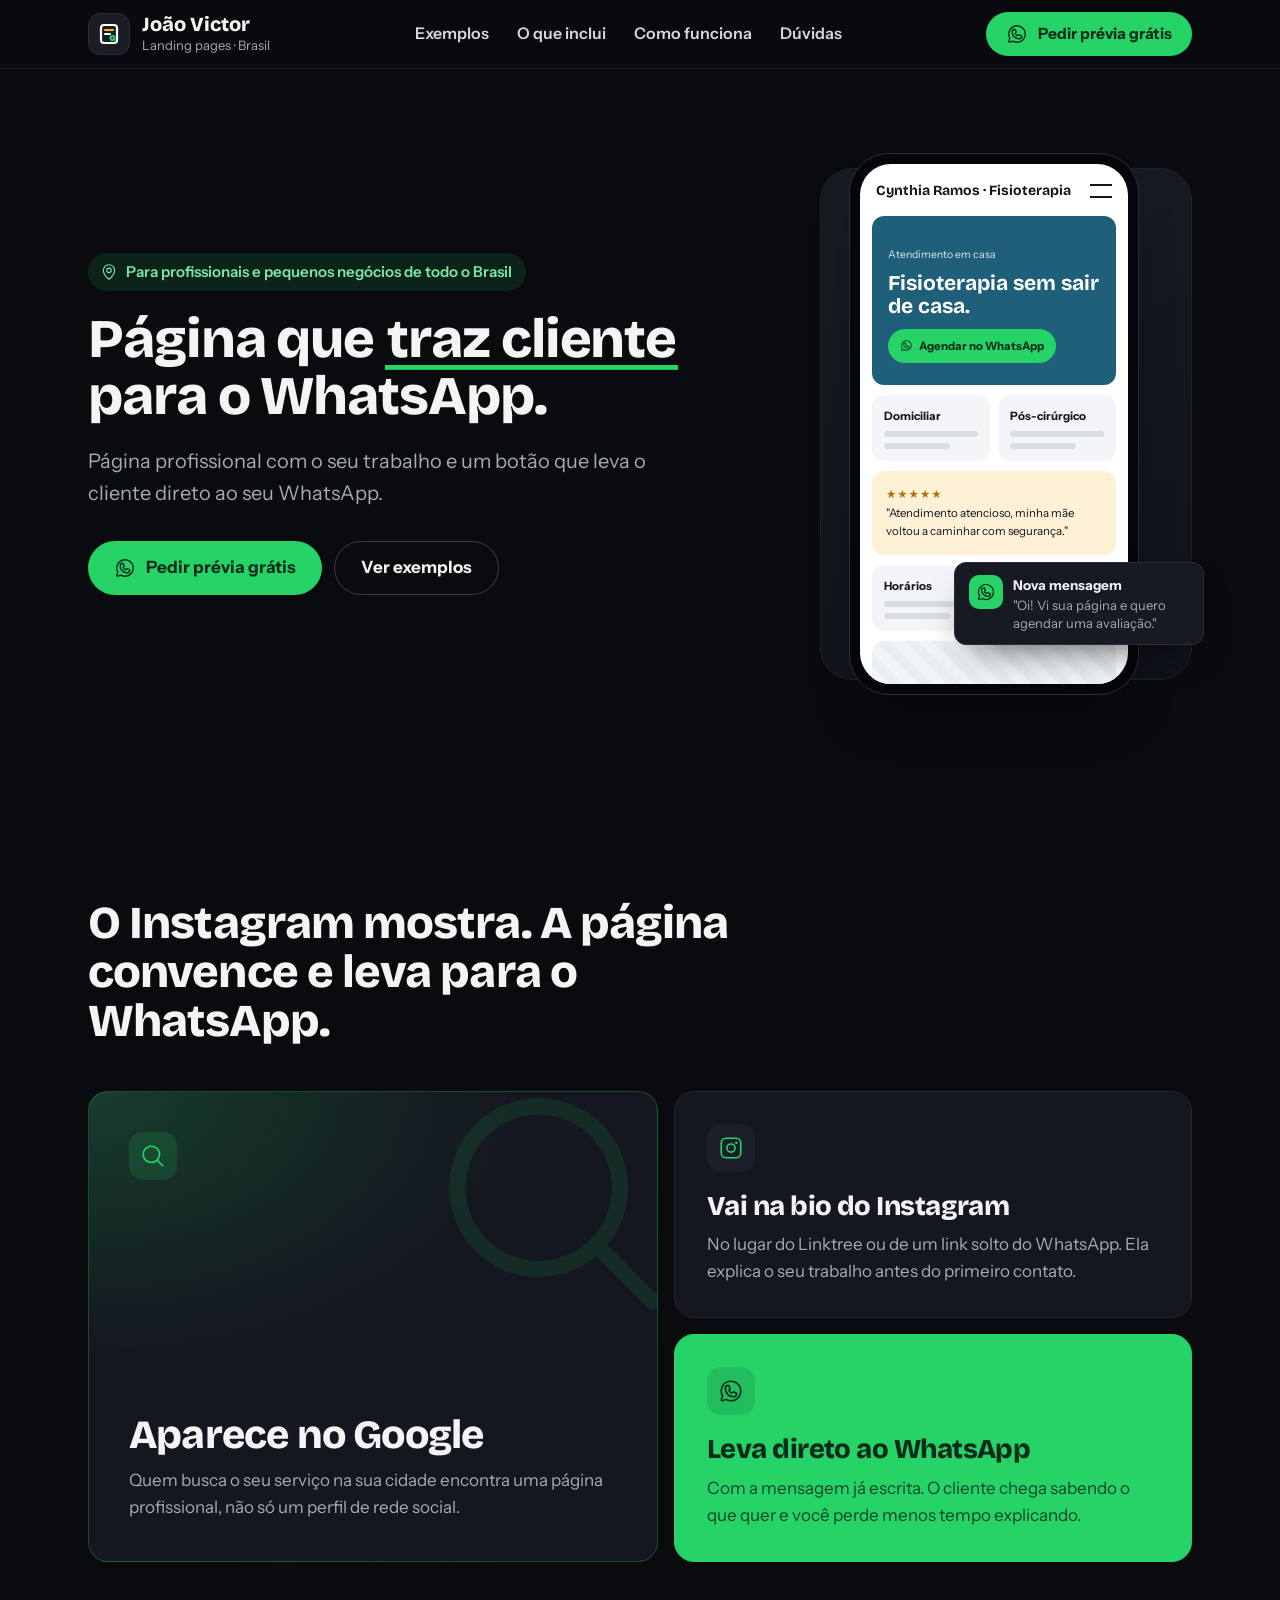
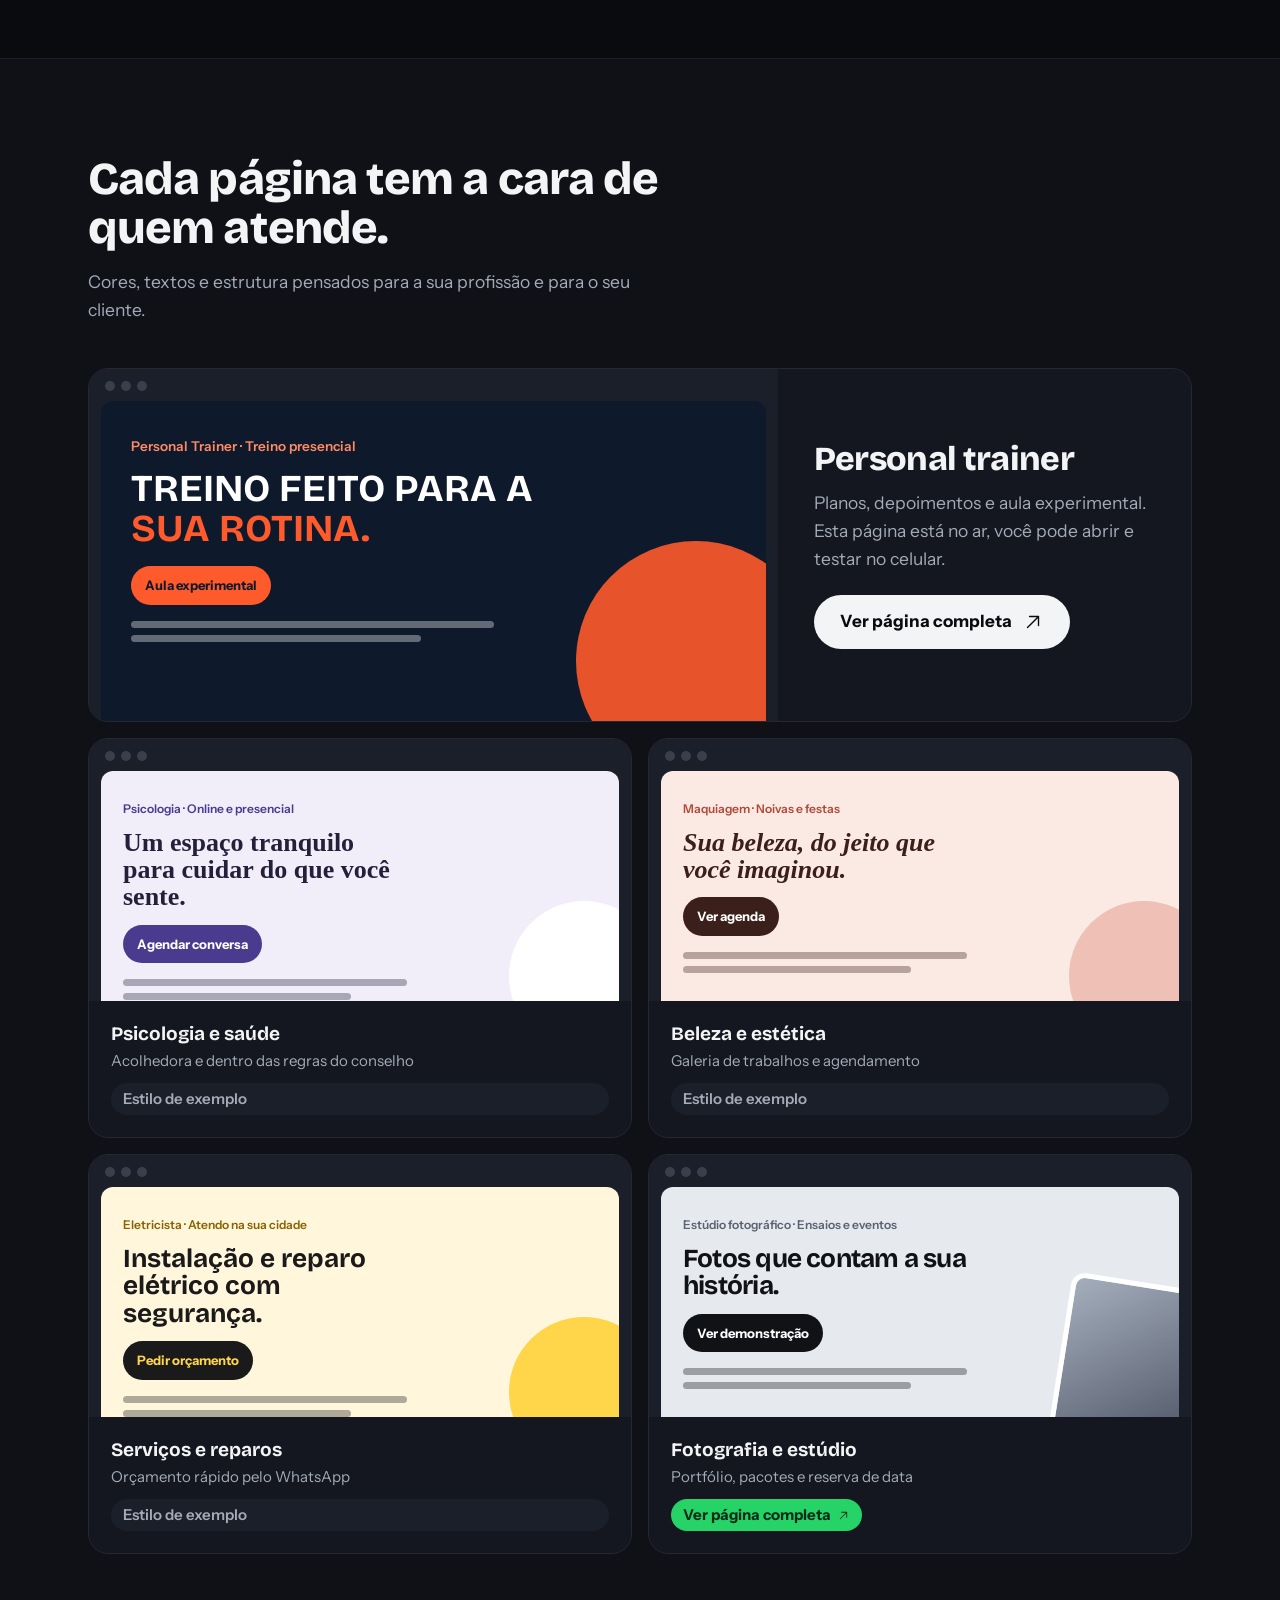
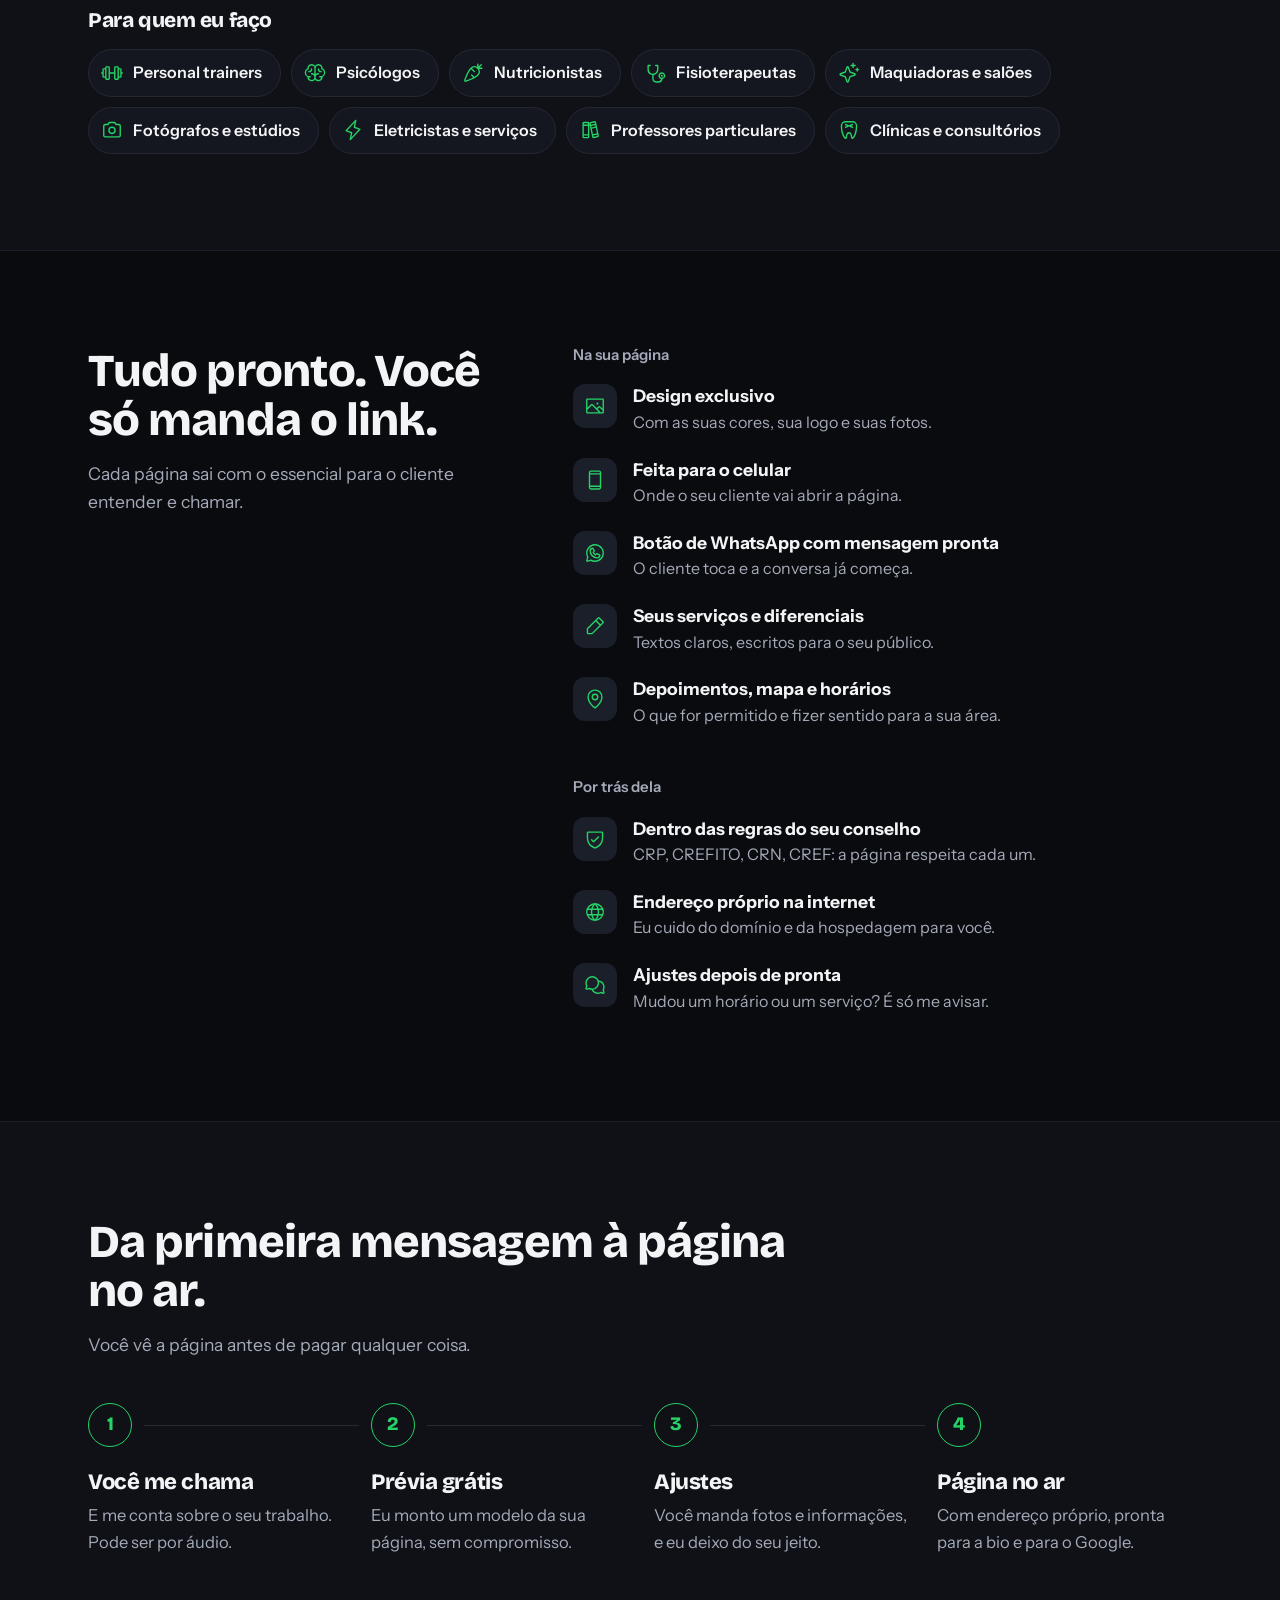
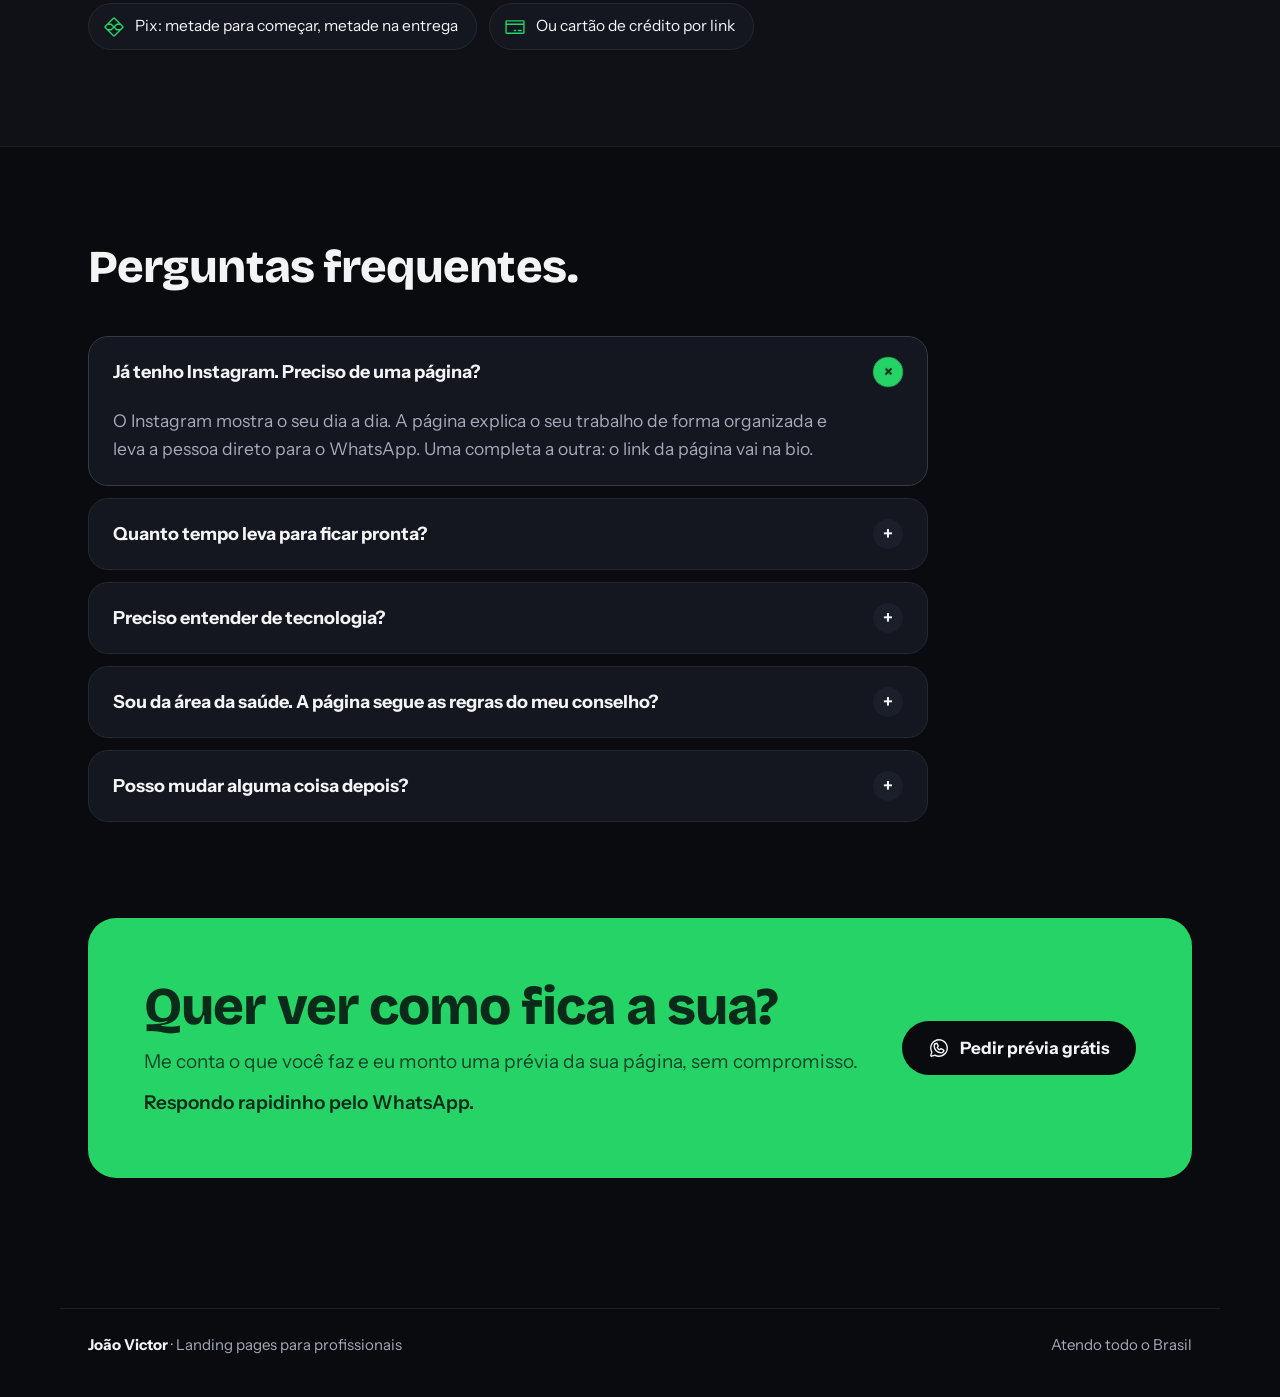
<file: index.html>
<!doctype html>
<html lang="pt-BR">
<head>
<meta charset="utf-8">
<meta name="viewport" content="width=device-width, initial-scale=1, viewport-fit=cover">
<title>João Victor · Sites que trazem clientes pelo WhatsApp</title>
<meta name="description" content="Landing pages para profissionais e pequenos negócios de todo o Brasil: uma página só sua, que aparece no Google, vai na bio do Instagram e leva o cliente direto para o seu WhatsApp.">
<meta property="og:type" content="website">
<meta property="og:title" content="João Victor · Páginas que trazem clientes para o WhatsApp">
<meta property="og:description" content="Uma página só sua, que aparece no Google, vai na bio do Instagram e leva o cliente direto para o seu WhatsApp. Peça sua prévia grátis.">
<meta name="theme-color" content="#0A0B0F">
<meta name="color-scheme" content="dark">
<script>document.documentElement.classList.add('js')</script>
<style>
/* Fontes embutidas (latin): sem requisição externa, sem texto piscando */
@font-face{font-family:'Bricolage Grotesque';font-style:normal;font-weight:200 800;font-display:swap;src:url([data-uri]) format('woff2')}
@font-face{font-family:'Instrument Sans';font-style:normal;font-weight:400 700;font-display:swap;src:url([data-uri]) format('woff2')}

:root{
  /* tema escuro único, um acento (verde do WhatsApp) */
  --bg:#0A0B0F; --band:#0F1117; --surface:#14171F; --surface-2:#1B1F2A;
  --line:#242833; --text:#F3F4F6; --muted:#A4AAB8;
  --wa:#25D366; --wa-hover:#3BE07A; --wa-ink:#0B2B1A;
  --r:20px; --r-sm:12px; --pill:999px;
  --ease:cubic-bezier(.16,1,.3,1);
  --head:'Bricolage Grotesque','Segoe UI',system-ui,sans-serif;
  --body:'Instrument Sans','Segoe UI',system-ui,-apple-system,sans-serif;
  color-scheme:dark; box-sizing:border-box;
  padding-top:env(safe-area-inset-top,0px); padding-bottom:env(safe-area-inset-bottom,0px);
}
*,*::before,*::after{box-sizing:inherit}
html{background:var(--bg);scroll-behavior:smooth;scroll-padding-top:calc(84px + env(safe-area-inset-top,0px));-webkit-text-size-adjust:100%}
body{margin:0;background:var(--bg);color:var(--text);font-family:var(--body);font-size:17.5px;line-height:1.6;-webkit-font-smoothing:antialiased}
a{color:inherit}
a:focus-visible,summary:focus-visible{outline:3px solid var(--wa);outline-offset:3px;border-radius:var(--r-sm)}
h1,h2,h3{font-family:var(--head);margin:0;font-weight:800;letter-spacing:-.02em;line-height:1.08}
p{margin:0}
.wrap{max-width:1160px;margin:0 auto;padding:0 28px}
.ic{width:20px;height:20px;flex-shrink:0;fill:currentColor}

/* botões */
.btn{display:inline-flex;align-items:center;justify-content:center;gap:10px;min-height:54px;padding:0 26px;border-radius:var(--pill);font-family:var(--body);font-size:17px;font-weight:700;text-decoration:none;white-space:nowrap;border:0;cursor:pointer;transition:transform .2s var(--ease),background .2s,border-color .2s}
.btn:hover{transform:translateY(-1px)}
.btn:active{transform:translateY(1px) scale(.98)}
.btn .ic{width:22px;height:22px}
.btn-wa{background:var(--wa);color:var(--wa-ink)}
.btn-wa:hover{background:var(--wa-hover)}
.btn-line{background:transparent;color:var(--text);border:1.5px solid #3A3F4D}
.btn-line:hover{border-color:var(--text)}
.btn-light{background:#F3F4F6;color:#0A0B0F}
.btn-light:hover{background:#fff}
.btn-sm{min-height:44px;padding:0 20px;font-size:15.5px}

/* topo */
header{position:sticky;top:env(safe-area-inset-top,0px);z-index:30;background:rgba(10,11,15,.88);border-bottom:1px solid #1C1F28;-webkit-backdrop-filter:blur(10px);backdrop-filter:blur(10px)}
.head{display:flex;align-items:center;justify-content:space-between;gap:18px;padding-top:12px;padding-bottom:12px}
.brand{display:flex;align-items:center;gap:12px;text-decoration:none}
.logo{width:42px;height:42px;border-radius:var(--r-sm);background:#1A1D26;border:1px solid #2A2E3A;display:grid;place-items:center}
.brand b{display:block;white-space:nowrap;font-family:var(--head);font-weight:800;font-size:20px;line-height:1.1}
.brand span span{display:block;font-size:13px;color:var(--muted);white-space:nowrap}
nav.links{display:flex;gap:28px}
nav.links a{text-decoration:none;font-weight:600;font-size:16px;color:#D5D8DF;transition:color .2s}
nav.links a:hover{color:var(--wa)}

/* hero */
.hero{display:grid;grid-template-columns:minmax(0,1.25fr) minmax(0,.75fr);gap:48px;align-items:center;padding-top:64px;padding-bottom:88px}
.pill{display:inline-flex;align-items:center;gap:8px;background:rgba(37,211,102,.12);color:#7BE8A6;font-weight:600;font-size:15px;padding:7px 14px 7px 12px;border-radius:var(--pill)}
.pill .ic{width:18px;height:18px}
.hero h1{margin-top:20px;font-size:clamp(2.3rem,4.3vw,3.4rem);line-height:1.04}
.hero h1 mark{background:linear-gradient(var(--wa),var(--wa)) 0 96%/100% .09em no-repeat;color:inherit;padding:0 .04em;-webkit-box-decoration-break:clone;box-decoration-break:clone}
.hero .lead{margin-top:20px;font-size:20px;color:var(--muted);max-width:28em}
.actions{display:flex;flex-wrap:wrap;gap:12px;margin-top:32px}

/* celular do hero: a página rolando e a mensagem chegando */
.stage{position:relative;display:flex;justify-content:center;padding:20px 0}
.stage::before{content:"";position:absolute;inset:6% 0 6% 6%;background:linear-gradient(160deg,#171B24,#10131A);border:1px solid #1E222D;border-radius:32px}
.phone{position:relative;width:min(290px,80%);background:#05060A;border:1px solid #2A2E3A;border-radius:40px;padding:10px;box-shadow:0 34px 60px -34px rgba(0,0,0,.8);
  --m-ink:#14161F;--m-paper:#F3F5F8;--m-soft:#FFF1D6;--m-muted:#555B6E}
.scr{background:#fff;border-radius:31px;overflow:hidden;height:520px;position:relative;color:var(--m-ink)}
.scroller{animation:scrollpage 14s ease-in-out infinite}
@keyframes scrollpage{0%,12%{transform:translateY(0)}45%,60%{transform:translateY(-290px)}92%,100%{transform:translateY(0)}}
.m-top{display:flex;align-items:center;justify-content:space-between;padding:16px 16px 10px}
.m-top b{font-family:var(--head);font-size:14px}
.m-top i{width:22px;height:14px;border-top:2px solid var(--m-ink);border-bottom:2px solid var(--m-ink)}
.m-hero{margin:4px 12px 0;background:#1F5F7A;border-radius:var(--r-sm);padding:22px 16px;color:#fff}
.m-hero small{font-size:10.5px;opacity:.85}
.m-hero h4{font-family:var(--head);font-size:21px;line-height:1.1;margin:6px 0 10px}
.m-btn{display:inline-flex;align-items:center;gap:6px;background:var(--wa);color:var(--wa-ink);font-weight:700;font-size:11.5px;padding:8px 12px;border-radius:var(--pill)}
.m-btn .ic{width:13px;height:13px}
.m-row{display:grid;grid-template-columns:1fr 1fr;gap:8px;margin:10px 12px}
.m-card{background:var(--m-paper);border-radius:var(--r-sm);padding:12px}
.m-card b{display:block;font-size:11.5px}
.m-card span{display:block;height:6px;border-radius:3px;background:#D8DCE3;margin-top:6px}
.m-card span+span{width:70%}
.m-quote{margin:10px 12px;border-radius:var(--r-sm);background:var(--m-soft);padding:14px;font-size:11.5px;color:var(--m-ink)}
.m-quote b{display:block;color:#B07400;letter-spacing:1px}
.m-map{margin:10px 12px;height:110px;border-radius:var(--r-sm);background:repeating-linear-gradient(45deg,#E8EEF2 0 10px,#F1F5F8 10px 20px);display:grid;place-items:center;font-size:11px;color:var(--m-muted);font-weight:600}
.m-cta{margin:10px 12px 20px;background:var(--m-ink);color:#fff;border-radius:var(--r-sm);padding:16px;font-family:var(--head);font-size:15px}
.notif{position:absolute;right:-3%;bottom:12%;width:min(250px,72%);background:#171A22;border:1px solid #2A2E3A;border-radius:var(--r-sm);padding:12px 14px;box-shadow:0 18px 40px -20px rgba(0,0,0,.8);display:flex;gap:10px;align-items:flex-start;animation:notif 14s ease-in-out infinite}
@keyframes notif{0%,48%{opacity:0;transform:translateY(10px)}55%,90%{opacity:1;transform:none}100%{opacity:0}}
.notif .wa-ic{width:34px;height:34px;border-radius:10px;background:var(--wa);color:var(--wa-ink);display:grid;place-items:center;flex-shrink:0}
.notif .wa-ic .ic{width:20px;height:20px}
.notif b{display:block;font-size:13.5px}
.notif span span{display:block;font-size:13px;color:var(--muted);line-height:1.35}

/* seções */
.sec{padding-top:96px;padding-bottom:96px}
.band{background:var(--band);border-top:1px solid #1C1F28;border-bottom:1px solid #1C1F28}
.sec-head{max-width:40em;margin-bottom:44px}
.sec-head h2{font-size:clamp(1.95rem,3.8vw,2.85rem)}
.sec-head p{margin-top:14px;color:var(--muted);max-width:34em}

/* por que: bento de 3 */
.bento{display:grid;grid-template-columns:minmax(0,1.1fr) minmax(0,1fr);gap:16px}
.cell{position:relative;overflow:hidden;border-radius:var(--r);padding:32px;background:var(--surface);border:1px solid var(--line)}
.cell h3{font-size:clamp(1.4rem,2.4vw,1.7rem)}
.cell p{margin-top:10px;color:var(--muted);font-size:17px;max-width:30em}
.cell .chip-ic{width:48px;height:48px;border-radius:14px;background:var(--surface-2);display:grid;place-items:center;margin-bottom:20px;color:var(--wa)}
.cell .chip-ic .ic{width:26px;height:26px}
.cell-a{grid-row:span 2;min-height:400px;padding:40px;display:flex;flex-direction:column;justify-content:flex-end;background:radial-gradient(120% 90% at 0% 0%,rgba(37,211,102,.2),transparent 62%),var(--surface);border-color:rgba(37,211,102,.28)}
.cell-a h3{font-size:clamp(1.9rem,3.4vw,2.5rem)}
.cell-a .chip-ic{position:absolute;top:40px;left:40px;margin:0;background:rgba(37,211,102,.14)}
.cell-a .bg-ic{position:absolute;right:-28px;top:-18px;width:260px;height:260px;color:rgba(37,211,102,.1)}
.cell-c{background:var(--wa);border-color:var(--wa);color:var(--wa-ink)}
.cell-c p{color:#12432A}
.cell-c .chip-ic{background:rgba(11,43,26,.12);color:var(--wa-ink)}

/* exemplos */
.ex-feature{display:grid;grid-template-columns:minmax(0,1.25fr) minmax(0,.75fr);border:1px solid var(--line);border-radius:var(--r);overflow:hidden;background:var(--surface)}
.ex-feature .info{padding:40px 36px;display:flex;flex-direction:column;justify-content:center;gap:12px}
.ex-feature h3{font-size:clamp(1.6rem,2.8vw,2.1rem)}
.ex-feature .info p{color:var(--muted)}
.ex-feature .btn{align-self:flex-start;margin-top:10px}
.browser{background:var(--surface-2);padding:12px 12px 0}
.dots{display:flex;gap:6px;padding:0 4px 10px}
.dots i{width:10px;height:10px;border-radius:50%;background:#3A3F4D}
.page{border-radius:var(--r-sm) var(--r-sm) 0 0;overflow:hidden;height:230px;position:relative}
.page.tall{height:320px}
.pg-hero{padding:22px 22px 0;height:100%}
.pg-hero small{font-size:12px;font-weight:600}
.pg-hero h4{font-size:26px;line-height:1.05;margin:8px 0 14px;max-width:12em}
.tall .pg-hero{padding:30px 30px 0}
.tall .pg-hero h4{font-size:38px;margin:10px 0 18px}
.tall .pg-hero small{font-size:13.5px}
.pg-hero .pb{display:inline-flex;align-items:center;gap:6px;font-weight:700;font-size:13px;padding:9px 14px;border-radius:var(--pill)}
.pg-hero .lines{margin-top:16px;display:grid;gap:7px;max-width:60%}
.pg-hero .lines span{height:7px;border-radius:4px;opacity:.35;background:currentColor}
.pg-hero .lines span:nth-child(2){width:80%}
.pg-shape{position:absolute;right:-40px;bottom:-50px;width:150px;height:150px;border-radius:50%}
.pg-hero h4{max-width:11em}
.tall .pg-shape{width:240px;height:240px;right:-50px;bottom:-60px}
.ex-row{display:grid;grid-template-columns:repeat(2,minmax(0,1fr));gap:16px;margin-top:16px}
.ex{border:1px solid var(--line);border-radius:var(--r);overflow:hidden;background:var(--surface)}
.ex .ex-body{padding:18px 22px 22px}
.ex .ex-body b{display:block;font-family:var(--head);font-size:19px}
.ex .ex-body span{display:block;font-size:15px;color:var(--muted)}
.ex .tagline{display:inline-block;margin-top:10px;font-size:13.5px;color:var(--muted);font-weight:600;background:var(--surface-2);padding:4px 12px;border-radius:var(--pill)}
.for{margin-top:56px}
.for h3{font-size:1.3rem;margin-bottom:16px}
.chips{display:flex;flex-wrap:wrap;gap:10px}
.chip{display:inline-flex;align-items:center;gap:10px;padding:10px 18px 10px 12px;border:1px solid var(--line);border-radius:var(--pill);background:var(--surface);font-weight:600;font-size:16px}
.chip .ic{width:22px;height:22px;color:var(--wa)}

/* o que inclui */
.incl-wrap{display:grid;grid-template-columns:minmax(0,.8fr) minmax(0,1.2fr);gap:72px;align-items:start}
.incl-wrap .lead-col{position:sticky;top:112px}
.incl-wrap h2{font-size:clamp(1.95rem,3.8vw,2.85rem)}
.incl-wrap .lead-col p{margin-top:14px;color:var(--muted);max-width:22em}
.grp h3{font-family:var(--body);font-size:15px;font-weight:600;color:var(--muted);letter-spacing:0;margin-bottom:10px}
.grp+.grp{margin-top:40px}
.it{display:grid;grid-template-columns:44px minmax(0,1fr);gap:16px;padding:11px 0;align-items:start}
.it .ico{width:44px;height:44px;border-radius:var(--r-sm);background:var(--surface-2);display:grid;place-items:center;color:var(--wa)}
.it .ico .ic{width:22px;height:22px}
.it b{display:block;font-size:17.5px;line-height:1.35}
.it span span{display:block;color:var(--muted);font-size:16px;margin-top:2px}

/* como funciona: linha do tempo */
.steps{list-style:none;margin:0;padding:0;display:grid;grid-template-columns:repeat(4,minmax(0,1fr));gap:28px;counter-reset:s}
.steps li{position:relative;counter-increment:s;padding-top:68px}
.steps li::before{content:counter(s);position:absolute;top:0;left:0;width:44px;height:44px;border-radius:50%;border:1.5px solid var(--wa);background:var(--band);color:var(--wa);display:grid;place-items:center;font-family:var(--head);font-weight:800;font-size:19px;z-index:1}
.steps li::after{content:"";position:absolute;top:22px;left:56px;right:-16px;height:1px;background:var(--line)}
.steps li:last-child::after{display:none}
.steps h3{font-size:22px}
.steps p{margin-top:8px;color:var(--muted);font-size:16.5px}
.pay{margin-top:48px;display:flex;flex-wrap:wrap;gap:12px}
.pay span{display:inline-flex;align-items:center;gap:10px;background:var(--surface);border:1px solid var(--line);border-radius:var(--pill);padding:10px 18px 10px 14px;font-size:15.5px}
.pay .ic{color:var(--wa);width:22px;height:22px}

/* dúvidas */
.faq{display:grid;gap:12px;max-width:840px}
details{background:var(--surface);border:1px solid var(--line);border-radius:var(--r);padding:0 24px;transition:border-color .2s}
details:hover,details[open]{border-color:#343948}
summary{list-style:none;cursor:pointer;display:flex;align-items:center;justify-content:space-between;gap:16px;padding:20px 0;font-weight:700;font-size:18px}
summary::-webkit-details-marker{display:none}
summary .pm{width:30px;height:30px;border-radius:50%;background:var(--surface-2);display:grid;place-items:center;flex-shrink:0;transition:transform .25s var(--ease),background .2s;font-size:18px;line-height:1}
details[open] summary .pm{transform:rotate(45deg);background:var(--wa);color:var(--wa-ink)}
details p{padding:0 0 22px;color:var(--muted);max-width:42em}

/* chamada final */
.final{background:var(--wa);border-radius:28px;padding:60px 56px;display:grid;grid-template-columns:minmax(0,1.3fr) auto;gap:30px;align-items:center;color:var(--wa-ink)}
.final h2{font-size:clamp(2.1rem,4.4vw,3.3rem)}
.final p{margin-top:12px;font-size:19px;color:#12432A}
.final .reply{margin-top:10px;font-weight:600;color:var(--wa-ink)}
.final .btn-light{background:#0A0B0F;color:#F3F4F6}
.final .btn-light:hover{background:#171A22}

footer{padding-top:34px;padding-bottom:40px;color:var(--muted);font-size:15px}
.foot{display:flex;flex-wrap:wrap;justify-content:space-between;gap:12px;border-top:1px solid #1C1F28;padding-top:24px}
.foot b{color:var(--text)}

/* movimento: entrada do hero e revelação ao rolar (só com movimento permitido) */
@media (prefers-reduced-motion:no-preference){
  .rise{opacity:0;transform:translateY(18px);animation:rise .8s var(--ease) forwards;animation-delay:var(--d,0s)}
  @keyframes rise{to{opacity:1;transform:none}}
  html.js [data-reveal]{opacity:0;transform:translateY(18px);transition:opacity .7s var(--ease),transform .7s var(--ease);transition-delay:var(--d,0s)}
  html.js [data-reveal].in{opacity:1;transform:none}
  .cell,.ex,.ex-feature,.chip{transition:border-color .25s,transform .35s var(--ease)}
  .cell:hover,.ex:hover{transform:translateY(-3px)}
  .chip:hover{border-color:rgba(37,211,102,.5)}
}
@media (prefers-reduced-motion:reduce){
  html{scroll-behavior:auto}
  .scroller,.notif{animation:none}
  .notif{opacity:1}
  *{transition:none!important}
}

@media (max-width:980px){
  .steps{grid-template-columns:minmax(0,1fr);gap:0}
  .steps li{padding:0 0 36px 68px;min-height:44px}
  .steps li::after{top:52px;left:21.5px;right:auto;width:1px;height:calc(100% - 44px)}
  .incl-wrap{grid-template-columns:minmax(0,1fr);gap:36px}
  .incl-wrap .lead-col{position:static}
}
@media (max-width:900px){
  nav.links{display:none}
  .hero{grid-template-columns:minmax(0,1fr);gap:40px;padding-top:40px;padding-bottom:64px}
  .bento{grid-template-columns:minmax(0,1fr)}
  .cell-a{grid-row:auto;min-height:340px}
  .ex-feature{grid-template-columns:minmax(0,1fr)}
  .ex-feature .info{padding:28px 24px 30px}
  .ex-row{display:flex;overflow-x:auto;scroll-snap-type:x mandatory;gap:14px;margin-left:-28px;margin-right:-28px;padding:0 28px 6px;-webkit-overflow-scrolling:touch}
  .ex-row .ex{flex:0 0 82%;scroll-snap-align:center}
  .final{grid-template-columns:minmax(0,1fr);padding:40px 28px}
  .sec{padding-top:64px;padding-bottom:64px}
}
@media (max-width:560px){
  .wrap{padding-left:20px;padding-right:20px}
  .hide-sm{display:none}
  .brand span span{display:none}
  .head{gap:12px}
  .ex-row{margin-left:-20px;margin-right:-20px;padding:0 20px 6px}
  .cell,.cell-a{padding:26px}
  .cell-a .chip-ic{top:26px;left:26px}
  .page.tall{height:260px}
  .tall .pg-hero h4{font-size:30px}
  .actions .btn{flex:1 1 100%}
  .notif{right:0}
}
</style>
</head>
<body>

<header>
  <div class="wrap head">
    <a class="brand" href="#inicio" aria-label="João Victor, Landing pages, voltar ao início">
      <span class="logo" aria-hidden="true">
        <svg viewBox="0 0 24 24" width="24" height="24" fill="none" stroke-width="2.2" stroke-linecap="round" stroke-linejoin="round"><rect x="4" y="3" width="16" height="18" rx="3" stroke="#fff"/><path d="M8 8h8" stroke="#FFB020"/><path d="M8 12h5" stroke="#fff"/><circle cx="15.5" cy="16" r="2" stroke="#25D366"/></svg>
      </span>
      <span><b>João Victor</b><span>Landing pages · Brasil</span></span>
    </a>
    <nav class="links" aria-label="Seções">
      <a href="#exemplos">Exemplos</a>
      <a href="#o-que-vem">O que inclui</a>
      <a href="#como-funciona">Como funciona</a>
      <a href="#duvidas">Dúvidas</a>
    </nav>
    <a class="btn btn-wa btn-sm js-wa" href="https://wa.me/5571983692536?text=Oi%2C%20Jo%C3%A3o%20Victor%21%20Vi%20sua%20p%C3%A1gina%20e%20quero%20uma%20pr%C3%A9via%20da%20minha%20landing%20page." target="_blank" rel="noopener">
      <svg class="ic" viewBox="0 0 256 256" fill="currentColor" aria-hidden="true"><path d="M187.58,144.84l-32-16a8,8,0,0,0-8,.5l-14.69,9.8a40.55,40.55,0,0,1-16-16l9.8-14.69a8,8,0,0,0,.5-8l-16-32A8,8,0,0,0,104,64a40,40,0,0,0-40,40,88.1,88.1,0,0,0,88,88,40,40,0,0,0,40-40A8,8,0,0,0,187.58,144.84ZM152,176a72.08,72.08,0,0,1-72-72A24,24,0,0,1,99.29,80.46l11.48,23L101,118a8,8,0,0,0-.73,7.51,56.47,56.47,0,0,0,30.15,30.15A8,8,0,0,0,138,155l14.61-9.74,23,11.48A24,24,0,0,1,152,176ZM128,24A104,104,0,0,0,36.18,176.88L24.83,210.93a16,16,0,0,0,20.24,20.24l34.05-11.35A104,104,0,1,0,128,24Zm0,192a87.87,87.87,0,0,1-44.06-11.81,8,8,0,0,0-6.54-.67L40,216,52.47,178.6a8,8,0,0,0-.66-6.54A88,88,0,1,1,128,216Z"/></svg>
      <span>Pedir prévia<span class="hide-sm"> grátis</span></span>
    </a>
  </div>
</header>

<main id="inicio">
  <div class="wrap hero">
    <div>
      <span class="pill rise">
        <svg class="ic" viewBox="0 0 256 256" fill="currentColor" aria-hidden="true"><path d="M128,64a40,40,0,1,0,40,40A40,40,0,0,0,128,64Zm0,64a24,24,0,1,1,24-24A24,24,0,0,1,128,128Zm0-112a88.1,88.1,0,0,0-88,88c0,31.4,14.51,64.68,42,96.25a254.19,254.19,0,0,0,41.45,38.3,8,8,0,0,0,9.18,0A254.19,254.19,0,0,0,174,200.25c27.45-31.57,42-64.85,42-96.25A88.1,88.1,0,0,0,128,16Zm0,206c-16.53-13-72-60.75-72-118a72,72,0,0,1,144,0C200,161.23,144.53,209,128,222Z"/></svg>
        Para profissionais e pequenos negócios de todo o Brasil
      </span>
      <h1 class="rise" style="--d:.08s">Página que <mark>traz cliente</mark> para o WhatsApp.</h1>
      <p class="lead rise" style="--d:.16s">Página profissional com o seu trabalho e um botão que leva o cliente direto ao seu WhatsApp.</p>
      <div class="actions rise" style="--d:.24s">
        <a class="btn btn-wa js-wa" href="https://wa.me/5571983692536?text=Oi%2C%20Jo%C3%A3o%20Victor%21%20Vi%20sua%20p%C3%A1gina%20e%20quero%20uma%20pr%C3%A9via%20da%20minha%20landing%20page." target="_blank" rel="noopener">
          <svg class="ic" viewBox="0 0 256 256" fill="currentColor" aria-hidden="true"><path d="M187.58,144.84l-32-16a8,8,0,0,0-8,.5l-14.69,9.8a40.55,40.55,0,0,1-16-16l9.8-14.69a8,8,0,0,0,.5-8l-16-32A8,8,0,0,0,104,64a40,40,0,0,0-40,40,88.1,88.1,0,0,0,88,88,40,40,0,0,0,40-40A8,8,0,0,0,187.58,144.84ZM152,176a72.08,72.08,0,0,1-72-72A24,24,0,0,1,99.29,80.46l11.48,23L101,118a8,8,0,0,0-.73,7.51,56.47,56.47,0,0,0,30.15,30.15A8,8,0,0,0,138,155l14.61-9.74,23,11.48A24,24,0,0,1,152,176ZM128,24A104,104,0,0,0,36.18,176.88L24.83,210.93a16,16,0,0,0,20.24,20.24l34.05-11.35A104,104,0,1,0,128,24Zm0,192a87.87,87.87,0,0,1-44.06-11.81,8,8,0,0,0-6.54-.67L40,216,52.47,178.6a8,8,0,0,0-.66-6.54A88,88,0,1,1,128,216Z"/></svg>
          Pedir prévia grátis
        </a>
        <a class="btn btn-line" href="#exemplos">Ver exemplos</a>
      </div>
    </div>

    <div class="stage rise" style="--d:.2s" aria-hidden="true">
      <div class="phone">
        <div class="scr">
          <div class="scroller">
            <div class="m-top"><b>Cynthia Ramos · Fisioterapia</b><i></i></div>
            <div class="m-hero"><small>Atendimento em casa</small><h4>Fisioterapia sem sair de casa.</h4><span class="m-btn"><svg class="ic" viewBox="0 0 256 256" fill="currentColor" aria-hidden="true"><path d="M187.58,144.84l-32-16a8,8,0,0,0-8,.5l-14.69,9.8a40.55,40.55,0,0,1-16-16l9.8-14.69a8,8,0,0,0,.5-8l-16-32A8,8,0,0,0,104,64a40,40,0,0,0-40,40,88.1,88.1,0,0,0,88,88,40,40,0,0,0,40-40A8,8,0,0,0,187.58,144.84ZM152,176a72.08,72.08,0,0,1-72-72A24,24,0,0,1,99.29,80.46l11.48,23L101,118a8,8,0,0,0-.73,7.51,56.47,56.47,0,0,0,30.15,30.15A8,8,0,0,0,138,155l14.61-9.74,23,11.48A24,24,0,0,1,152,176ZM128,24A104,104,0,0,0,36.18,176.88L24.83,210.93a16,16,0,0,0,20.24,20.24l34.05-11.35A104,104,0,1,0,128,24Zm0,192a87.87,87.87,0,0,1-44.06-11.81,8,8,0,0,0-6.54-.67L40,216,52.47,178.6a8,8,0,0,0-.66-6.54A88,88,0,1,1,128,216Z"/></svg>Agendar no WhatsApp</span></div>
            <div class="m-row"><div class="m-card"><b>Domiciliar</b><span></span><span></span></div><div class="m-card"><b>Pós-cirúrgico</b><span></span><span></span></div></div>
            <div class="m-quote"><b>★★★★★</b>"Atendimento atencioso, minha mãe voltou a caminhar com segurança."</div>
            <div class="m-row"><div class="m-card"><b>Horários</b><span></span><span></span></div><div class="m-card"><b>Regiões</b><span></span><span></span></div></div>
            <div class="m-map">Mapa e endereço</div>
            <div class="m-cta">Chame no WhatsApp e agende sua avaliação →</div>
          </div>
        </div>
      </div>
      <div class="notif">
        <span class="wa-ic"><svg class="ic" viewBox="0 0 256 256" fill="currentColor" aria-hidden="true"><path d="M187.58,144.84l-32-16a8,8,0,0,0-8,.5l-14.69,9.8a40.55,40.55,0,0,1-16-16l9.8-14.69a8,8,0,0,0,.5-8l-16-32A8,8,0,0,0,104,64a40,40,0,0,0-40,40,88.1,88.1,0,0,0,88,88,40,40,0,0,0,40-40A8,8,0,0,0,187.58,144.84ZM152,176a72.08,72.08,0,0,1-72-72A24,24,0,0,1,99.29,80.46l11.48,23L101,118a8,8,0,0,0-.73,7.51,56.47,56.47,0,0,0,30.15,30.15A8,8,0,0,0,138,155l14.61-9.74,23,11.48A24,24,0,0,1,152,176ZM128,24A104,104,0,0,0,36.18,176.88L24.83,210.93a16,16,0,0,0,20.24,20.24l34.05-11.35A104,104,0,1,0,128,24Zm0,192a87.87,87.87,0,0,1-44.06-11.81,8,8,0,0,0-6.54-.67L40,216,52.47,178.6a8,8,0,0,0-.66-6.54A88,88,0,1,1,128,216Z"/></svg></span>
        <span><b>Nova mensagem</b><span>"Oi! Vi sua página e quero agendar uma avaliação."</span></span>
      </div>
    </div>
  </div>

  <section>
    <div class="wrap sec">
      <div class="sec-head" data-reveal>
        <h2>O Instagram mostra. A página convence e leva para o WhatsApp.</h2>
      </div>
      <div class="bento">
        <article class="cell cell-a" data-reveal>
          <svg class="ic bg-ic" viewBox="0 0 256 256" fill="currentColor" aria-hidden="true"><path d="M229.66,218.34l-50.07-50.06a88.11,88.11,0,1,0-11.31,11.31l50.06,50.07a8,8,0,0,0,11.32-11.32ZM40,112a72,72,0,1,1,72,72A72.08,72.08,0,0,1,40,112Z"/></svg>
          <div class="chip-ic"><svg class="ic" viewBox="0 0 256 256" fill="currentColor" aria-hidden="true"><path d="M229.66,218.34l-50.07-50.06a88.11,88.11,0,1,0-11.31,11.31l50.06,50.07a8,8,0,0,0,11.32-11.32ZM40,112a72,72,0,1,1,72,72A72.08,72.08,0,0,1,40,112Z"/></svg></div>
          <h3>Aparece no Google</h3>
          <p>Quem busca o seu serviço na sua cidade encontra uma página profissional, não só um perfil de rede social.</p>
        </article>
        <article class="cell cell-b" data-reveal style="--d:.08s">
          <div class="chip-ic"><svg class="ic" viewBox="0 0 256 256" fill="currentColor" aria-hidden="true"><path d="M128,80a48,48,0,1,0,48,48A48.05,48.05,0,0,0,128,80Zm0,80a32,32,0,1,1,32-32A32,32,0,0,1,128,160ZM176,24H80A56.06,56.06,0,0,0,24,80v96a56.06,56.06,0,0,0,56,56h96a56.06,56.06,0,0,0,56-56V80A56.06,56.06,0,0,0,176,24Zm40,152a40,40,0,0,1-40,40H80a40,40,0,0,1-40-40V80A40,40,0,0,1,80,40h96a40,40,0,0,1,40,40ZM192,76a12,12,0,1,1-12-12A12,12,0,0,1,192,76Z"/></svg></div>
          <h3>Vai na bio do Instagram</h3>
          <p>No lugar do Linktree ou de um link solto do WhatsApp. Ela explica o seu trabalho antes do primeiro contato.</p>
        </article>
        <article class="cell cell-c" data-reveal style="--d:.16s">
          <div class="chip-ic"><svg class="ic" viewBox="0 0 256 256" fill="currentColor" aria-hidden="true"><path d="M187.58,144.84l-32-16a8,8,0,0,0-8,.5l-14.69,9.8a40.55,40.55,0,0,1-16-16l9.8-14.69a8,8,0,0,0,.5-8l-16-32A8,8,0,0,0,104,64a40,40,0,0,0-40,40,88.1,88.1,0,0,0,88,88,40,40,0,0,0,40-40A8,8,0,0,0,187.58,144.84ZM152,176a72.08,72.08,0,0,1-72-72A24,24,0,0,1,99.29,80.46l11.48,23L101,118a8,8,0,0,0-.73,7.51,56.47,56.47,0,0,0,30.15,30.15A8,8,0,0,0,138,155l14.61-9.74,23,11.48A24,24,0,0,1,152,176ZM128,24A104,104,0,0,0,36.18,176.88L24.83,210.93a16,16,0,0,0,20.24,20.24l34.05-11.35A104,104,0,1,0,128,24Zm0,192a87.87,87.87,0,0,1-44.06-11.81,8,8,0,0,0-6.54-.67L40,216,52.47,178.6a8,8,0,0,0-.66-6.54A88,88,0,1,1,128,216Z"/></svg></div>
          <h3>Leva direto ao WhatsApp</h3>
          <p>Com a mensagem já escrita. O cliente chega sabendo o que quer e você perde menos tempo explicando.</p>
        </article>
      </div>
    </div>
  </section>

  <section class="band" id="exemplos">
    <div class="wrap sec">
      <div class="sec-head" data-reveal>
        <h2>Cada página tem a cara de quem atende.</h2>
        <p>Cores, textos e estrutura pensados para a sua profissão e para o seu cliente.</p>
      </div>

      <article class="ex-feature" data-reveal>
        <div class="browser"><div class="dots"><i></i><i></i><i></i></div>
          <div class="page tall" style="background:#0E1A2B;color:#fff">
            <div class="pg-hero"><small style="color:#FF8A66">Personal Trainer · Treino presencial</small><h4 style="font-family:'Arial Narrow',var(--head);text-transform:uppercase">Treino feito para a <span style="color:#FF5A2C">sua rotina.</span></h4><span class="pb" style="background:#FF5A2C;color:#0E1A2B">Aula experimental</span><div class="lines"><span></span><span></span></div></div>
            <span class="pg-shape" style="background:#FF5A2C;opacity:.9"></span>
          </div>
        </div>
        <div class="info">
          <h3>Personal trainer</h3>
          <p>Planos, depoimentos e aula experimental. Esta página está no ar, você pode abrir e testar no celular.</p>
          <a class="btn btn-light" href="https://lucaslevita.pages.dev/" target="_blank" rel="noopener">Ver página completa <svg class="ic" viewBox="0 0 256 256" fill="currentColor" aria-hidden="true"><path d="M200,64V168a8,8,0,0,1-16,0V83.31L69.66,197.66a8,8,0,0,1-11.32-11.32L172.69,72H88a8,8,0,0,1,0-16H192A8,8,0,0,1,200,64Z"/></svg></a>
        </div>
      </article>

      <div class="ex-row">
        <article class="ex" data-reveal>
          <div class="browser"><div class="dots"><i></i><i></i><i></i></div>
            <div class="page" style="background:#F1EDF9;color:#24203A">
              <div class="pg-hero"><small style="color:#4B3B8F">Psicologia · Online e presencial</small><h4 style="font-family:Georgia,serif">Um espaço tranquilo para cuidar do que você sente.</h4><span class="pb" style="background:#4B3B8F;color:#fff">Agendar conversa</span><div class="lines"><span></span><span></span></div></div>
              <span class="pg-shape" style="background:#FFFFFF"></span>
            </div>
          </div>
          <div class="ex-body"><b>Psicologia e saúde</b><span>Acolhedora e dentro das regras do conselho</span><span class="tagline">Estilo de exemplo</span></div>
        </article>
        <article class="ex" data-reveal style="--d:.08s">
          <div class="browser"><div class="dots"><i></i><i></i><i></i></div>
            <div class="page" style="background:#FBE9E4;color:#3B1F1A">
              <div class="pg-hero"><small style="color:#B04A3A">Maquiagem · Noivas e festas</small><h4 style="font-family:Georgia,serif;font-style:italic">Sua beleza, do jeito que você imaginou.</h4><span class="pb" style="background:#3B1F1A;color:#fff">Ver agenda</span><div class="lines"><span></span><span></span></div></div>
              <span class="pg-shape" style="background:#E8A598;opacity:.6"></span>
            </div>
          </div>
          <div class="ex-body"><b>Beleza e estética</b><span>Galeria de trabalhos e agendamento</span><span class="tagline">Estilo de exemplo</span></div>
        </article>
        <article class="ex" data-reveal style="--d:.16s">
          <div class="browser"><div class="dots"><i></i><i></i><i></i></div>
            <div class="page" style="background:#FFF6DC;color:#1A1A1A">
              <div class="pg-hero"><small style="color:#8A6200">Eletricista · Atendo na sua cidade</small><h4 style="font-family:var(--head)">Instalação e reparo elétrico com segurança.</h4><span class="pb" style="background:#1A1A1A;color:#FFD54A">Pedir orçamento</span><div class="lines"><span></span><span></span></div></div>
              <span class="pg-shape" style="background:#FFD54A"></span>
            </div>
          </div>
          <div class="ex-body"><b>Serviços e reparos</b><span>Orçamento rápido pelo WhatsApp</span><span class="tagline">Estilo de exemplo</span></div>
        </article>
        <article class="ex" data-reveal style="--d:.24s">
          <a href="https://joaovictor-paginas.pages.dev/fotografos" target="_blank" rel="noopener" style="text-decoration:none;color:inherit;display:block">
            <div class="browser"><div class="dots"><i></i><i></i><i></i></div>
              <div class="page" style="background:#E6E9EE;color:#101216">
                <div class="pg-hero"><small style="color:#5B6270">Estúdio fotográfico · Ensaios e eventos</small><h4 style="font-family:var(--head);letter-spacing:-.03em">Fotos que contam a sua história.</h4><span class="pb" style="background:#101216;color:#fff">Ver demonstração</span><div class="lines"><span></span><span></span></div></div>
                <span class="pg-shape" style="background:linear-gradient(145deg,#A5AEBD,#4B5363);border-radius:14px;transform:rotate(9deg);right:-20px;bottom:-34px;width:140px;height:170px;border:5px solid #fff"></span>
              </div>
            </div>
            <div class="ex-body">
              <b>Fotografia e estúdio</b>
              <span>Portfólio, pacotes e reserva de data</span>
              <span class="tagline" style="background:var(--wa);color:var(--wa-ink);font-weight:700;display:inline-flex;align-items:center;gap:6px">Ver página completa <svg class="ic" style="width:13px;height:13px" viewBox="0 0 256 256" fill="currentColor" aria-hidden="true"><path d="M200,64V168a8,8,0,0,1-16,0V83.31L69.66,197.66a8,8,0,0,1-11.32-11.32L172.69,72H88a8,8,0,0,1,0-16H192A8,8,0,0,1,200,64Z"/></svg></span>
            </div>
          </a>
        </article>
      </div>

      <div class="for" data-reveal>
        <h3>Para quem eu faço</h3>
        <div class="chips">
          <span class="chip"><svg class="ic" viewBox="0 0 256 256" fill="currentColor" aria-hidden="true"><path d="M248,120h-8V88a16,16,0,0,0-16-16H208V64a16,16,0,0,0-16-16H168a16,16,0,0,0-16,16v56H104V64A16,16,0,0,0,88,48H64A16,16,0,0,0,48,64v8H32A16,16,0,0,0,16,88v32H8a8,8,0,0,0,0,16h8v32a16,16,0,0,0,16,16H48v8a16,16,0,0,0,16,16H88a16,16,0,0,0,16-16V136h48v56a16,16,0,0,0,16,16h24a16,16,0,0,0,16-16v-8h16a16,16,0,0,0,16-16V136h8a8,8,0,0,0,0-16ZM32,168V88H48v80Zm56,24H64V64H88V192Zm104,0H168V64h24V175.82c0,.06,0,.12,0,.18s0,.12,0,.18V192Zm32-24H208V88h16Z"/></svg>Personal trainers</span>
          <span class="chip"><svg class="ic" viewBox="0 0 256 256" fill="currentColor" aria-hidden="true"><path d="M248,124a56.11,56.11,0,0,0-32-50.61V72a48,48,0,0,0-88-26.49A48,48,0,0,0,40,72v1.39a56,56,0,0,0,0,101.2V176a48,48,0,0,0,88,26.49A48,48,0,0,0,216,176v-1.41A56.09,56.09,0,0,0,248,124ZM88,208a32,32,0,0,1-31.81-28.56A55.87,55.87,0,0,0,64,180h8a8,8,0,0,0,0-16H64A40,40,0,0,1,50.67,86.27,8,8,0,0,0,56,78.73V72a32,32,0,0,1,64,0v68.26A47.8,47.8,0,0,0,88,128a8,8,0,0,0,0,16,32,32,0,0,1,0,64Zm104-44h-8a8,8,0,0,0,0,16h8a55.87,55.87,0,0,0,7.81-.56A32,32,0,1,1,168,144a8,8,0,0,0,0-16,47.8,47.8,0,0,0-32,12.26V72a32,32,0,0,1,64,0v6.73a8,8,0,0,0,5.33,7.54A40,40,0,0,1,192,164Zm16-52a8,8,0,0,1-8,8h-4a36,36,0,0,1-36-36V80a8,8,0,0,1,16,0v4a20,20,0,0,0,20,20h4A8,8,0,0,1,208,112ZM60,120H56a8,8,0,0,1,0-16h4A20,20,0,0,0,80,84V80a8,8,0,0,1,16,0v4A36,36,0,0,1,60,120Z"/></svg>Psicólogos</span>
          <span class="chip"><svg class="ic" viewBox="0 0 256 256" fill="currentColor" aria-hidden="true"><path d="M232,64H203.31l26.35-26.34a8,8,0,0,0-11.32-11.32L192,52.69V24a8,8,0,0,0-16,0V56.57a64,64,0,0,0-77.2,10.12l0,0,0,0,0,0c-40.1,39.39-70.25,133.08-73.19,142.45a16,16,0,0,0,21.26,21.26c9.37-2.94,103.18-33.13,142.47-73.21A64,64,0,0,0,199.43,80H232a8,8,0,0,0,0-16Zm-54.12,82c-8.94,9.12-21.25,17.8-34.85,25.73l-25.38-25.39a8,8,0,0,0-11.32,11.32l22.09,22.09c-40.87,21.19-86.32,35.42-87,35.63A7.93,7.93,0,0,0,40,216a7.93,7.93,0,0,0,.59-1.41c.29-.93,28-89.58,64-130.67l33.77,33.77a8,8,0,0,0,11.32-11.32L116.18,72.88A48,48,0,0,1,177.88,146Z"/></svg>Nutricionistas</span>
          <span class="chip"><svg class="ic" viewBox="0 0 256 256" fill="currentColor" aria-hidden="true"><path d="M220,160a12,12,0,1,1-12-12A12,12,0,0,1,220,160Zm-4.55,39.29A48.08,48.08,0,0,1,168,240H144a48.05,48.05,0,0,1-48-48V151.49A64,64,0,0,1,40,88V40a8,8,0,0,1,8-8H72a8,8,0,0,1,0,16H56V88a48,48,0,0,0,48.64,48c26.11-.34,47.36-22.25,47.36-48.83V48H136a8,8,0,0,1,0-16h24a8,8,0,0,1,8,8V87.17c0,32.84-24.53,60.29-56,64.31V192a32,32,0,0,0,32,32h24a32.06,32.06,0,0,0,31.22-25,40,40,0,1,1,16.23.27ZM232,160a24,24,0,1,0-24,24A24,24,0,0,0,232,160Z"/></svg>Fisioterapeutas</span>
          <span class="chip"><svg class="ic" viewBox="0 0 256 256" fill="currentColor" aria-hidden="true"><path d="M197.58,129.06,146,110l-19-51.62a15.92,15.92,0,0,0-29.88,0L78,110l-51.62,19a15.92,15.92,0,0,0,0,29.88L78,178l19,51.62a15.92,15.92,0,0,0,29.88,0L146,178l51.62-19a15.92,15.92,0,0,0,0-29.88ZM137,164.22a8,8,0,0,0-4.74,4.74L112,223.85,91.78,169A8,8,0,0,0,87,164.22L32.15,144,87,123.78A8,8,0,0,0,91.78,119L112,64.15,132.22,119a8,8,0,0,0,4.74,4.74L191.85,144ZM144,40a8,8,0,0,1,8-8h16V16a8,8,0,0,1,16,0V32h16a8,8,0,0,1,0,16H184V64a8,8,0,0,1-16,0V48H152A8,8,0,0,1,144,40ZM248,88a8,8,0,0,1-8,8h-8v8a8,8,0,0,1-16,0V96h-8a8,8,0,0,1,0-16h8V72a8,8,0,0,1,16,0v8h8A8,8,0,0,1,248,88Z"/></svg>Maquiadoras e salões</span>
          <span class="chip"><svg class="ic" viewBox="0 0 256 256" fill="currentColor" aria-hidden="true"><path d="M208,56H180.28L166.65,35.56A8,8,0,0,0,160,32H96a8,8,0,0,0-6.65,3.56L75.71,56H48A24,24,0,0,0,24,80V192a24,24,0,0,0,24,24H208a24,24,0,0,0,24-24V80A24,24,0,0,0,208,56Zm8,136a8,8,0,0,1-8,8H48a8,8,0,0,1-8-8V80a8,8,0,0,1,8-8H80a8,8,0,0,0,6.66-3.56L100.28,48h55.43l13.63,20.44A8,8,0,0,0,176,72h32a8,8,0,0,1,8,8ZM128,88a44,44,0,1,0,44,44A44.05,44.05,0,0,0,128,88Zm0,72a28,28,0,1,1,28-28A28,28,0,0,1,128,160Z"/></svg>Fotógrafos e estúdios</span>
          <span class="chip"><svg class="ic" viewBox="0 0 256 256" fill="currentColor" aria-hidden="true"><path d="M215.79,118.17a8,8,0,0,0-5-5.66L153.18,90.9l14.66-73.33a8,8,0,0,0-13.69-7l-112,120a8,8,0,0,0,3,13l57.63,21.61L88.16,238.43a8,8,0,0,0,13.69,7l112-120A8,8,0,0,0,215.79,118.17ZM109.37,214l10.47-52.38a8,8,0,0,0-5-9.06L62,132.71l84.62-90.66L136.16,94.43a8,8,0,0,0,5,9.06l52.8,19.8Z"/></svg>Eletricistas e serviços</span>
          <span class="chip"><svg class="ic" viewBox="0 0 256 256" fill="currentColor" aria-hidden="true"><path d="M231.65,194.55,198.46,36.75a16,16,0,0,0-19-12.39L132.65,34.42a16.08,16.08,0,0,0-12.3,19l33.19,157.8A16,16,0,0,0,169.16,224a16.25,16.25,0,0,0,3.38-.36l46.81-10.06A16.09,16.09,0,0,0,231.65,194.55ZM136,50.15c0-.06,0-.09,0-.09l46.8-10,3.33,15.87L139.33,66Zm6.62,31.47,46.82-10.05,3.34,15.9L146,97.53Zm6.64,31.57,46.82-10.06,13.3,63.24-46.82,10.06ZM216,197.94l-46.8,10-3.33-15.87L212.67,182,216,197.85C216,197.91,216,197.94,216,197.94ZM104,32H56A16,16,0,0,0,40,48V208a16,16,0,0,0,16,16h48a16,16,0,0,0,16-16V48A16,16,0,0,0,104,32ZM56,48h48V64H56Zm0,32h48v96H56Zm48,128H56V192h48v16Z"/></svg>Professores particulares</span>
          <span class="chip"><svg class="ic" viewBox="0 0 256 256" fill="currentColor" aria-hidden="true"><path d="M171,71.42,149.54,80,171,88.57A8,8,0,1,1,165,103.42L128,88.61,91,103.42A8,8,0,1,1,85,88.57L106.46,80,85,71.42A8,8,0,1,1,91,56.57l37,14.81,37-14.81A8,8,0,1,1,171,71.42Zm53,8.33c0,42.72-8,75.4-14.69,95.28-8.73,25.8-20.63,45.49-32.65,54a15.69,15.69,0,0,1-15.95,1.41,16.09,16.09,0,0,1-9.18-13.36C150.68,205.58,146.48,168,128,168s-22.68,37.59-23.53,49.11a16.09,16.09,0,0,1-16,14.9,15.67,15.67,0,0,1-9.13-2.95c-12-8.53-23.92-28.22-32.65-54C40,155.15,32,122.47,32,79.75A56,56,0,0,1,88,24h80A56,56,0,0,1,224,79.75Zm-16,0A40,40,0,0,0,168,40H88A40,40,0,0,0,48,79.76c0,40.55,7.51,71.4,13.85,90.14,11.05,32.66,23,43.37,26.61,46C91.57,174.67,105.59,152,128,152s36.45,22.71,39.49,63.94h0c3.6-2.59,15.57-13.26,26.66-46C200.49,151.16,208,120.31,208,79.76Z"/></svg>Clínicas e consultórios</span>
        </div>
      </div>
    </div>
  </section>

  <section id="o-que-vem">
    <div class="wrap sec">
      <div class="incl-wrap">
        <div class="lead-col" data-reveal>
          <h2>Tudo pronto. Você só manda o link.</h2>
          <p>Cada página sai com o essencial para o cliente entender e chamar.</p>
        </div>
        <div>
          <div class="grp" data-reveal>
            <h3>Na sua página</h3>
            <div class="it"><span class="ico"><svg class="ic" viewBox="0 0 256 256" fill="currentColor" aria-hidden="true"><path d="M216,40H40A16,16,0,0,0,24,56V200a16,16,0,0,0,16,16H216a16,16,0,0,0,16-16V56A16,16,0,0,0,216,40Zm0,16V158.75l-26.07-26.06a16,16,0,0,0-22.63,0l-20,20-44-44a16,16,0,0,0-22.62,0L40,149.37V56ZM40,172l52-52,80,80H40Zm176,28H194.63l-36-36,20-20L216,181.38V200ZM144,100a12,12,0,1,1,12,12A12,12,0,0,1,144,100Z"/></svg></span><span><b>Design exclusivo</b><span>Com as suas cores, sua logo e suas fotos.</span></span></div>
            <div class="it"><span class="ico"><svg class="ic" viewBox="0 0 256 256" fill="currentColor" aria-hidden="true"><path d="M176,16H80A24,24,0,0,0,56,40V216a24,24,0,0,0,24,24h96a24,24,0,0,0,24-24V40A24,24,0,0,0,176,16ZM72,64H184V192H72Zm8-32h96a8,8,0,0,1,8,8v8H72V40A8,8,0,0,1,80,32Zm96,192H80a8,8,0,0,1-8-8v-8H184v8A8,8,0,0,1,176,224Z"/></svg></span><span><b>Feita para o celular</b><span>Onde o seu cliente vai abrir a página.</span></span></div>
            <div class="it"><span class="ico"><svg class="ic" viewBox="0 0 256 256" fill="currentColor" aria-hidden="true"><path d="M187.58,144.84l-32-16a8,8,0,0,0-8,.5l-14.69,9.8a40.55,40.55,0,0,1-16-16l9.8-14.69a8,8,0,0,0,.5-8l-16-32A8,8,0,0,0,104,64a40,40,0,0,0-40,40,88.1,88.1,0,0,0,88,88,40,40,0,0,0,40-40A8,8,0,0,0,187.58,144.84ZM152,176a72.08,72.08,0,0,1-72-72A24,24,0,0,1,99.29,80.46l11.48,23L101,118a8,8,0,0,0-.73,7.51,56.47,56.47,0,0,0,30.15,30.15A8,8,0,0,0,138,155l14.61-9.74,23,11.48A24,24,0,0,1,152,176ZM128,24A104,104,0,0,0,36.18,176.88L24.83,210.93a16,16,0,0,0,20.24,20.24l34.05-11.35A104,104,0,1,0,128,24Zm0,192a87.87,87.87,0,0,1-44.06-11.81,8,8,0,0,0-6.54-.67L40,216,52.47,178.6a8,8,0,0,0-.66-6.54A88,88,0,1,1,128,216Z"/></svg></span><span><b>Botão de WhatsApp com mensagem pronta</b><span>O cliente toca e a conversa já começa.</span></span></div>
            <div class="it"><span class="ico"><svg class="ic" viewBox="0 0 256 256" fill="currentColor" aria-hidden="true"><path d="M227.31,73.37,182.63,28.68a16,16,0,0,0-22.63,0L36.69,152A15.86,15.86,0,0,0,32,163.31V208a16,16,0,0,0,16,16H92.69A15.86,15.86,0,0,0,104,219.31L227.31,96a16,16,0,0,0,0-22.63ZM92.69,208H48V163.31l88-88L180.69,120ZM192,108.68,147.31,64l24-24L216,84.68Z"/></svg></span><span><b>Seus serviços e diferenciais</b><span>Textos claros, escritos para o seu público.</span></span></div>
            <div class="it"><span class="ico"><svg class="ic" viewBox="0 0 256 256" fill="currentColor" aria-hidden="true"><path d="M128,64a40,40,0,1,0,40,40A40,40,0,0,0,128,64Zm0,64a24,24,0,1,1,24-24A24,24,0,0,1,128,128Zm0-112a88.1,88.1,0,0,0-88,88c0,31.4,14.51,64.68,42,96.25a254.19,254.19,0,0,0,41.45,38.3,8,8,0,0,0,9.18,0A254.19,254.19,0,0,0,174,200.25c27.45-31.57,42-64.85,42-96.25A88.1,88.1,0,0,0,128,16Zm0,206c-16.53-13-72-60.75-72-118a72,72,0,0,1,144,0C200,161.23,144.53,209,128,222Z"/></svg></span><span><b>Depoimentos, mapa e horários</b><span>O que for permitido e fizer sentido para a sua área.</span></span></div>
          </div>
          <div class="grp" data-reveal>
            <h3>Por trás dela</h3>
            <div class="it"><span class="ico"><svg class="ic" viewBox="0 0 256 256" fill="currentColor" aria-hidden="true"><path d="M208,40H48A16,16,0,0,0,32,56v56c0,52.72,25.52,84.67,46.93,102.19,23.06,18.86,46,25.26,47,25.53a8,8,0,0,0,4.2,0c1-.27,23.91-6.67,47-25.53C198.48,196.67,224,164.72,224,112V56A16,16,0,0,0,208,40Zm0,72c0,37.07-13.66,67.16-40.6,89.42A129.3,129.3,0,0,1,128,223.62a128.25,128.25,0,0,1-38.92-21.81C61.82,179.51,48,149.3,48,112l0-56,160,0ZM82.34,141.66a8,8,0,0,1,11.32-11.32L112,148.69l50.34-50.35a8,8,0,0,1,11.32,11.32l-56,56a8,8,0,0,1-11.32,0Z"/></svg></span><span><b>Dentro das regras do seu conselho</b><span>CRP, CREFITO, CRN, CREF: a página respeita cada um.</span></span></div>
            <div class="it"><span class="ico"><svg class="ic" viewBox="0 0 256 256" fill="currentColor" aria-hidden="true"><path d="M128,24h0A104,104,0,1,0,232,128,104.12,104.12,0,0,0,128,24Zm88,104a87.61,87.61,0,0,1-3.33,24H174.16a157.44,157.44,0,0,0,0-48h38.51A87.61,87.61,0,0,1,216,128ZM102,168H154a115.11,115.11,0,0,1-26,45A115.27,115.27,0,0,1,102,168Zm-3.9-16a140.84,140.84,0,0,1,0-48h59.88a140.84,140.84,0,0,1,0,48ZM40,128a87.61,87.61,0,0,1,3.33-24H81.84a157.44,157.44,0,0,0,0,48H43.33A87.61,87.61,0,0,1,40,128ZM154,88H102a115.11,115.11,0,0,1,26-45A115.27,115.27,0,0,1,154,88Zm52.33,0H170.71a135.28,135.28,0,0,0-22.3-45.6A88.29,88.29,0,0,1,206.37,88ZM107.59,42.4A135.28,135.28,0,0,0,85.29,88H49.63A88.29,88.29,0,0,1,107.59,42.4ZM49.63,168H85.29a135.28,135.28,0,0,0,22.3,45.6A88.29,88.29,0,0,1,49.63,168Zm98.78,45.6a135.28,135.28,0,0,0,22.3-45.6h35.66A88.29,88.29,0,0,1,148.41,213.6Z"/></svg></span><span><b>Endereço próprio na internet</b><span>Eu cuido do domínio e da hospedagem para você.</span></span></div>
            <div class="it"><span class="ico"><svg class="ic" viewBox="0 0 256 256" fill="currentColor" aria-hidden="true"><path d="M232.07,186.76a80,80,0,0,0-62.5-114.17A80,80,0,1,0,23.93,138.76l-7.27,24.71a16,16,0,0,0,19.87,19.87l24.71-7.27a80.39,80.39,0,0,0,25.18,7.35,80,80,0,0,0,108.34,40.65l24.71,7.27a16,16,0,0,0,19.87-19.86ZM62,159.5a8.28,8.28,0,0,0-2.26.32L32,168l8.17-27.76a8,8,0,0,0-.63-6,64,64,0,1,1,26.26,26.26A8,8,0,0,0,62,159.5Zm153.79,28.73L224,216l-27.76-8.17a8,8,0,0,0-6,.63,64.05,64.05,0,0,1-85.87-24.88A79.93,79.93,0,0,0,174.7,89.71a64,64,0,0,1,41.75,92.48A8,8,0,0,0,215.82,188.23Z"/></svg></span><span><b>Ajustes depois de pronta</b><span>Mudou um horário ou um serviço? É só me avisar.</span></span></div>
          </div>
        </div>
      </div>
    </div>
  </section>

  <section class="band" id="como-funciona">
    <div class="wrap sec">
      <div class="sec-head" data-reveal>
        <h2>Da primeira mensagem à página no ar.</h2>
        <p>Você vê a página antes de pagar qualquer coisa.</p>
      </div>
      <ol class="steps" data-reveal>
        <li><h3>Você me chama</h3><p>E me conta sobre o seu trabalho. Pode ser por áudio.</p></li>
        <li><h3>Prévia grátis</h3><p>Eu monto um modelo da sua página, sem compromisso.</p></li>
        <li><h3>Ajustes</h3><p>Você manda fotos e informações, e eu deixo do seu jeito.</p></li>
        <li><h3>Página no ar</h3><p>Com endereço próprio, pronta para a bio e para o Google.</p></li>
      </ol>
      <div class="pay" data-reveal>
        <span><svg class="ic" viewBox="0 0 256 256" fill="currentColor" aria-hidden="true"><path d="M235.34,116.72,139.28,20.66a16,16,0,0,0-22.56,0L20.66,116.72a16,16,0,0,0,0,22.56l96.06,96.06a16,16,0,0,0,22.56,0l96.06-96.06A16,16,0,0,0,235.34,116.72ZM128,32,184,88H160a8,8,0,0,0-5.66,2.34L128,116.68,101.66,90.34A8,8,0,0,0,96,88H72ZM56,104H92.68l24,24-24,24H56L32,128Zm72,120L72,168H96a8,8,0,0,0,5.66-2.34L128,139.31l26.34,26.35A8,8,0,0,0,160,168h24Zm72-72H163.32l-24-24,24-24H200l24,24Z"/></svg>Pix: metade para começar, metade na entrega</span>
        <span><svg class="ic" viewBox="0 0 256 256" fill="currentColor" aria-hidden="true"><path d="M224,48H32A16,16,0,0,0,16,64V192a16,16,0,0,0,16,16H224a16,16,0,0,0,16-16V64A16,16,0,0,0,224,48Zm0,16V88H32V64Zm0,128H32V104H224v88Zm-16-24a8,8,0,0,1-8,8H168a8,8,0,0,1,0-16h32A8,8,0,0,1,208,168Zm-64,0a8,8,0,0,1-8,8H120a8,8,0,0,1,0-16h16A8,8,0,0,1,144,168Z"/></svg>Ou cartão de crédito por link</span>
      </div>
    </div>
  </section>

  <section id="duvidas">
    <div class="wrap sec">
      <div class="sec-head" data-reveal><h2>Perguntas frequentes.</h2></div>
      <div class="faq" data-reveal>
        <details open><summary>Já tenho Instagram. Preciso de uma página?<span class="pm" aria-hidden="true">+</span></summary><p>O Instagram mostra o seu dia a dia. A página explica o seu trabalho de forma organizada e leva a pessoa direto para o WhatsApp. Uma completa a outra: o link da página vai na bio.</p></details>
        <details><summary>Quanto tempo leva para ficar pronta?<span class="pm" aria-hidden="true">+</span></summary><p>A prévia sai rápido. Depois que você manda fotos e informações, a página fica pronta em poucos dias, conforme os ajustes que você pedir.</p></details>
        <details><summary>Preciso entender de tecnologia?<span class="pm" aria-hidden="true">+</span></summary><p>Não. Eu cuido de tudo: criação, endereço na internet e hospedagem. Você só manda o link para os seus clientes.</p></details>
        <details><summary>Sou da área da saúde. A página segue as regras do meu conselho?<span class="pm" aria-hidden="true">+</span></summary><p>Sim. Cada conselho tem regras de divulgação, como mostrar o número de registro, não usar preço como propaganda ou não prometer resultados. A sua página é feita respeitando as regras da sua profissão.</p></details>
        <details><summary>Posso mudar alguma coisa depois?<span class="pm" aria-hidden="true">+</span></summary><p>Pode. Mudou um horário, um serviço ou uma foto? É só me avisar que eu atualizo.</p></details>
      </div>
    </div>
  </section>

  <section id="contato">
    <div class="wrap sec" style="padding-top:0">
      <div class="final" data-reveal>
        <div>
          <h2>Quer ver como fica a sua?</h2>
          <p>Me conta o que você faz e eu monto uma prévia da sua página, sem compromisso.</p>
          <p class="reply">Respondo rapidinho pelo WhatsApp.</p>
        </div>
        <a class="btn btn-light js-wa" href="https://wa.me/5571983692536?text=Oi%2C%20Jo%C3%A3o%20Victor%21%20Vi%20sua%20p%C3%A1gina%20e%20quero%20uma%20pr%C3%A9via%20da%20minha%20landing%20page." target="_blank" rel="noopener">
          <svg class="ic" viewBox="0 0 256 256" fill="currentColor" aria-hidden="true"><path d="M187.58,144.84l-32-16a8,8,0,0,0-8,.5l-14.69,9.8a40.55,40.55,0,0,1-16-16l9.8-14.69a8,8,0,0,0,.5-8l-16-32A8,8,0,0,0,104,64a40,40,0,0,0-40,40,88.1,88.1,0,0,0,88,88,40,40,0,0,0,40-40A8,8,0,0,0,187.58,144.84ZM152,176a72.08,72.08,0,0,1-72-72A24,24,0,0,1,99.29,80.46l11.48,23L101,118a8,8,0,0,0-.73,7.51,56.47,56.47,0,0,0,30.15,30.15A8,8,0,0,0,138,155l14.61-9.74,23,11.48A24,24,0,0,1,152,176ZM128,24A104,104,0,0,0,36.18,176.88L24.83,210.93a16,16,0,0,0,20.24,20.24l34.05-11.35A104,104,0,1,0,128,24Zm0,192a87.87,87.87,0,0,1-44.06-11.81,8,8,0,0,0-6.54-.67L40,216,52.47,178.6a8,8,0,0,0-.66-6.54A88,88,0,1,1,128,216Z"/></svg>
          Pedir prévia grátis
        </a>
      </div>
    </div>
  </section>
</main>

<footer>
  <div class="wrap foot">
    <span><b>João Victor</b> · Landing pages para profissionais</span>
    <span>Atendo todo o Brasil</span>
  </div>
</footer>

<script>
(function(){
  var els = document.querySelectorAll('[data-reveal]');
  if(!('IntersectionObserver' in window)){ els.forEach(function(e){ e.classList.add('in'); }); return; }
  var io = new IntersectionObserver(function(entries){
    entries.forEach(function(en){ if(en.isIntersecting){ en.target.classList.add('in'); io.unobserve(en.target); } });
  },{rootMargin:'0px 0px -8% 0px',threshold:.12});
  els.forEach(function(e){ io.observe(e); });
})();
</script>
</body>
</html>
</file>
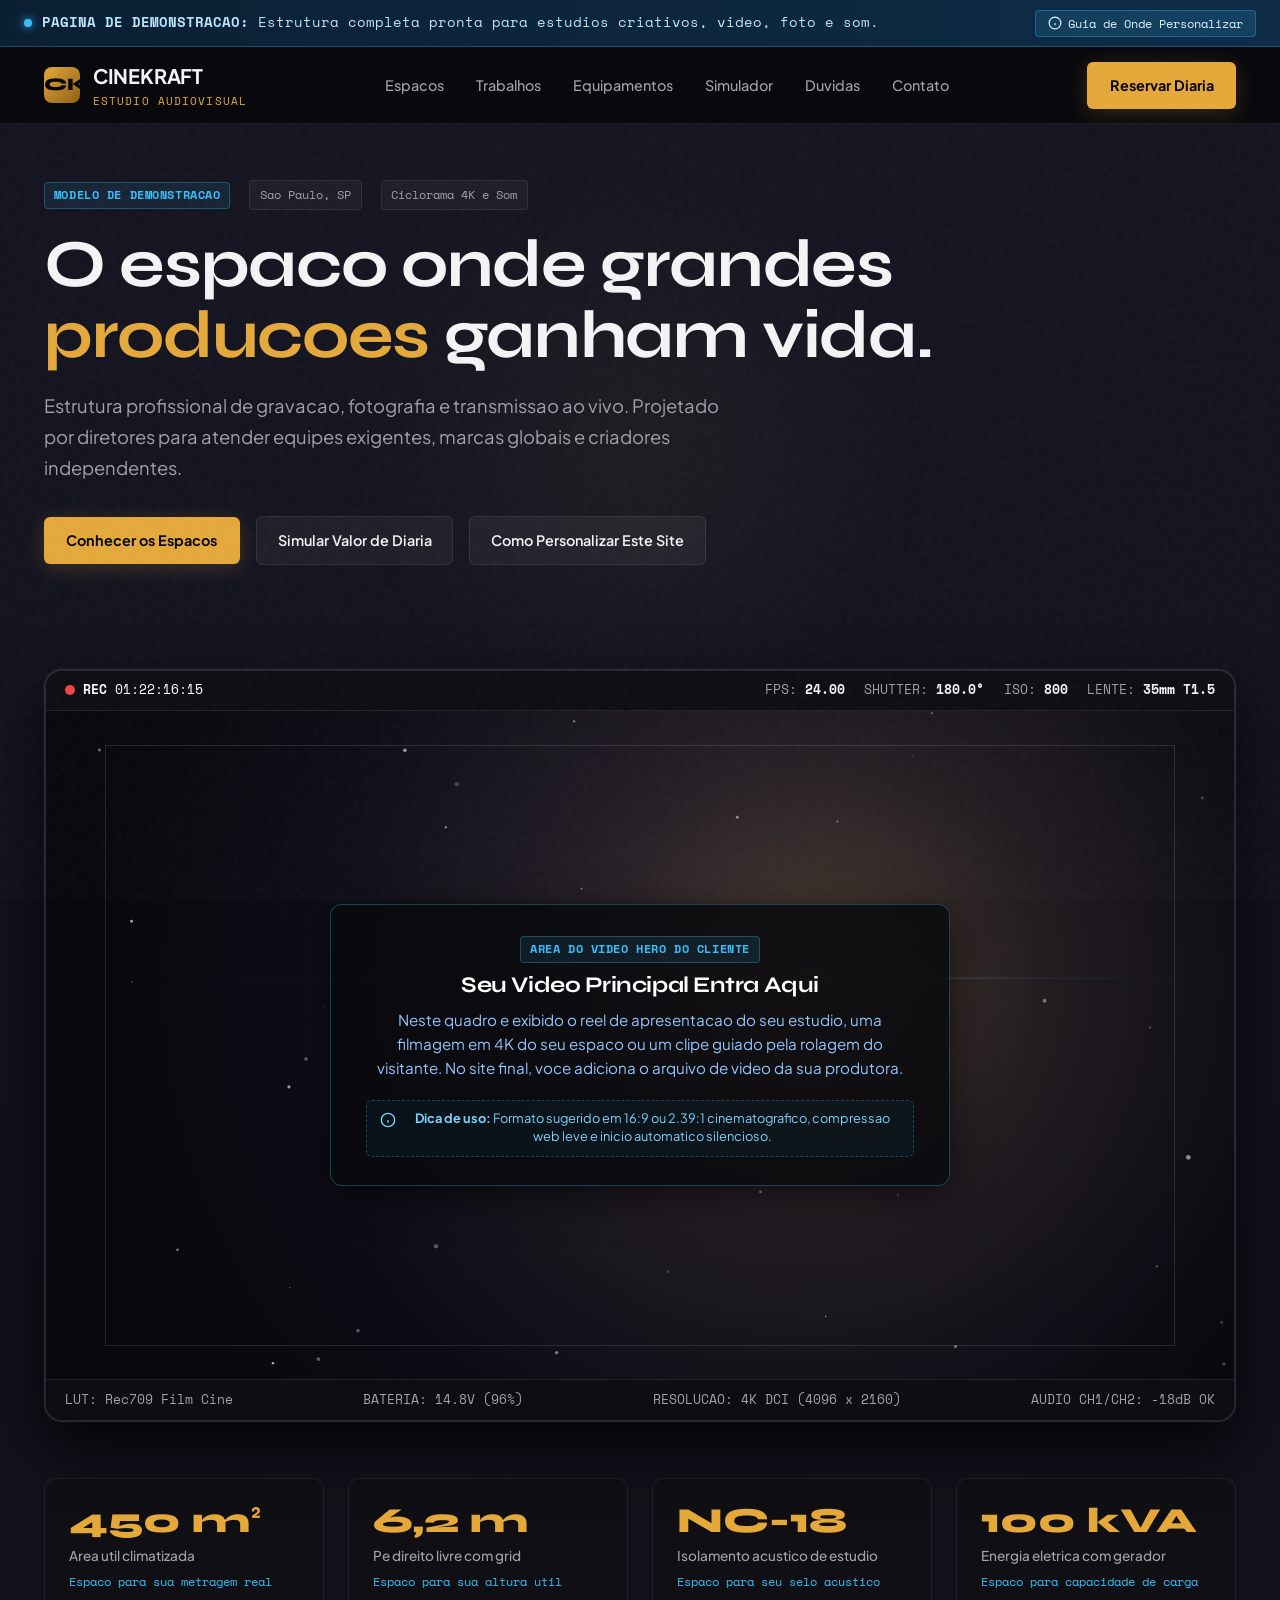
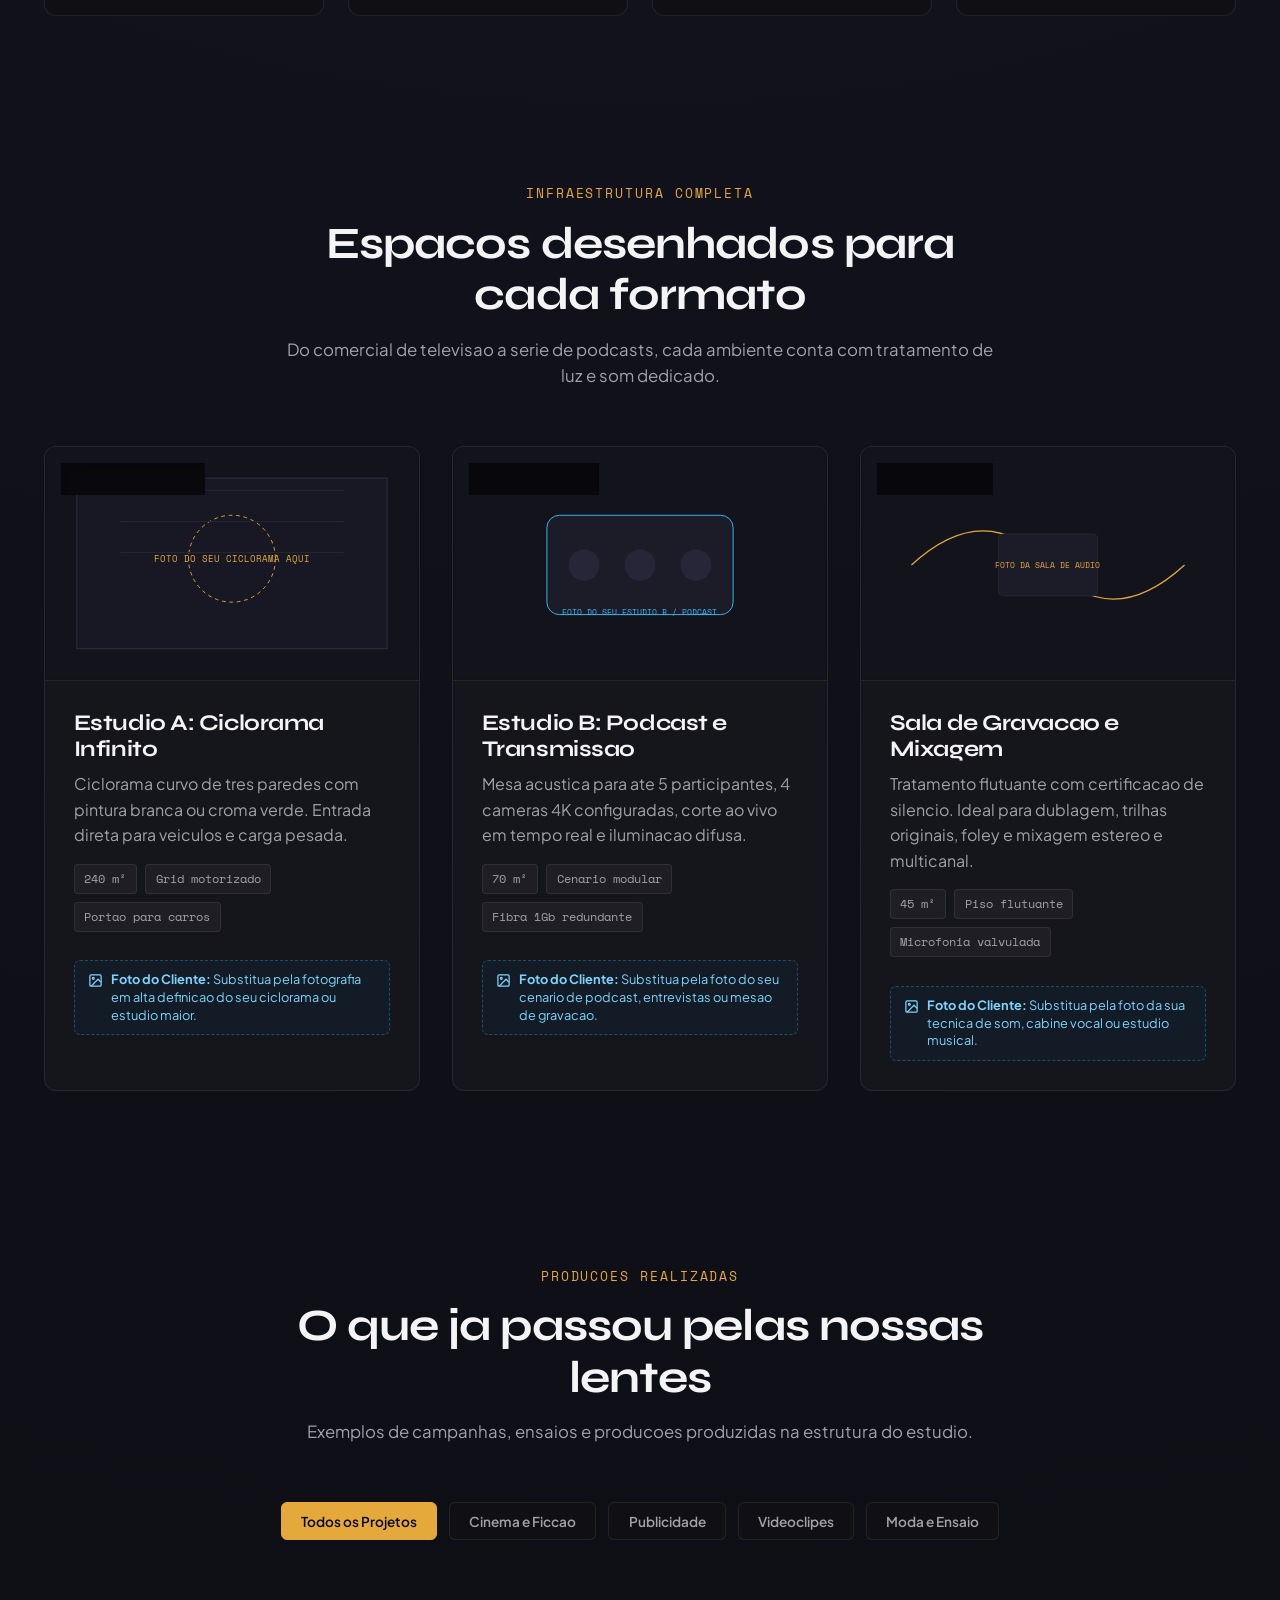
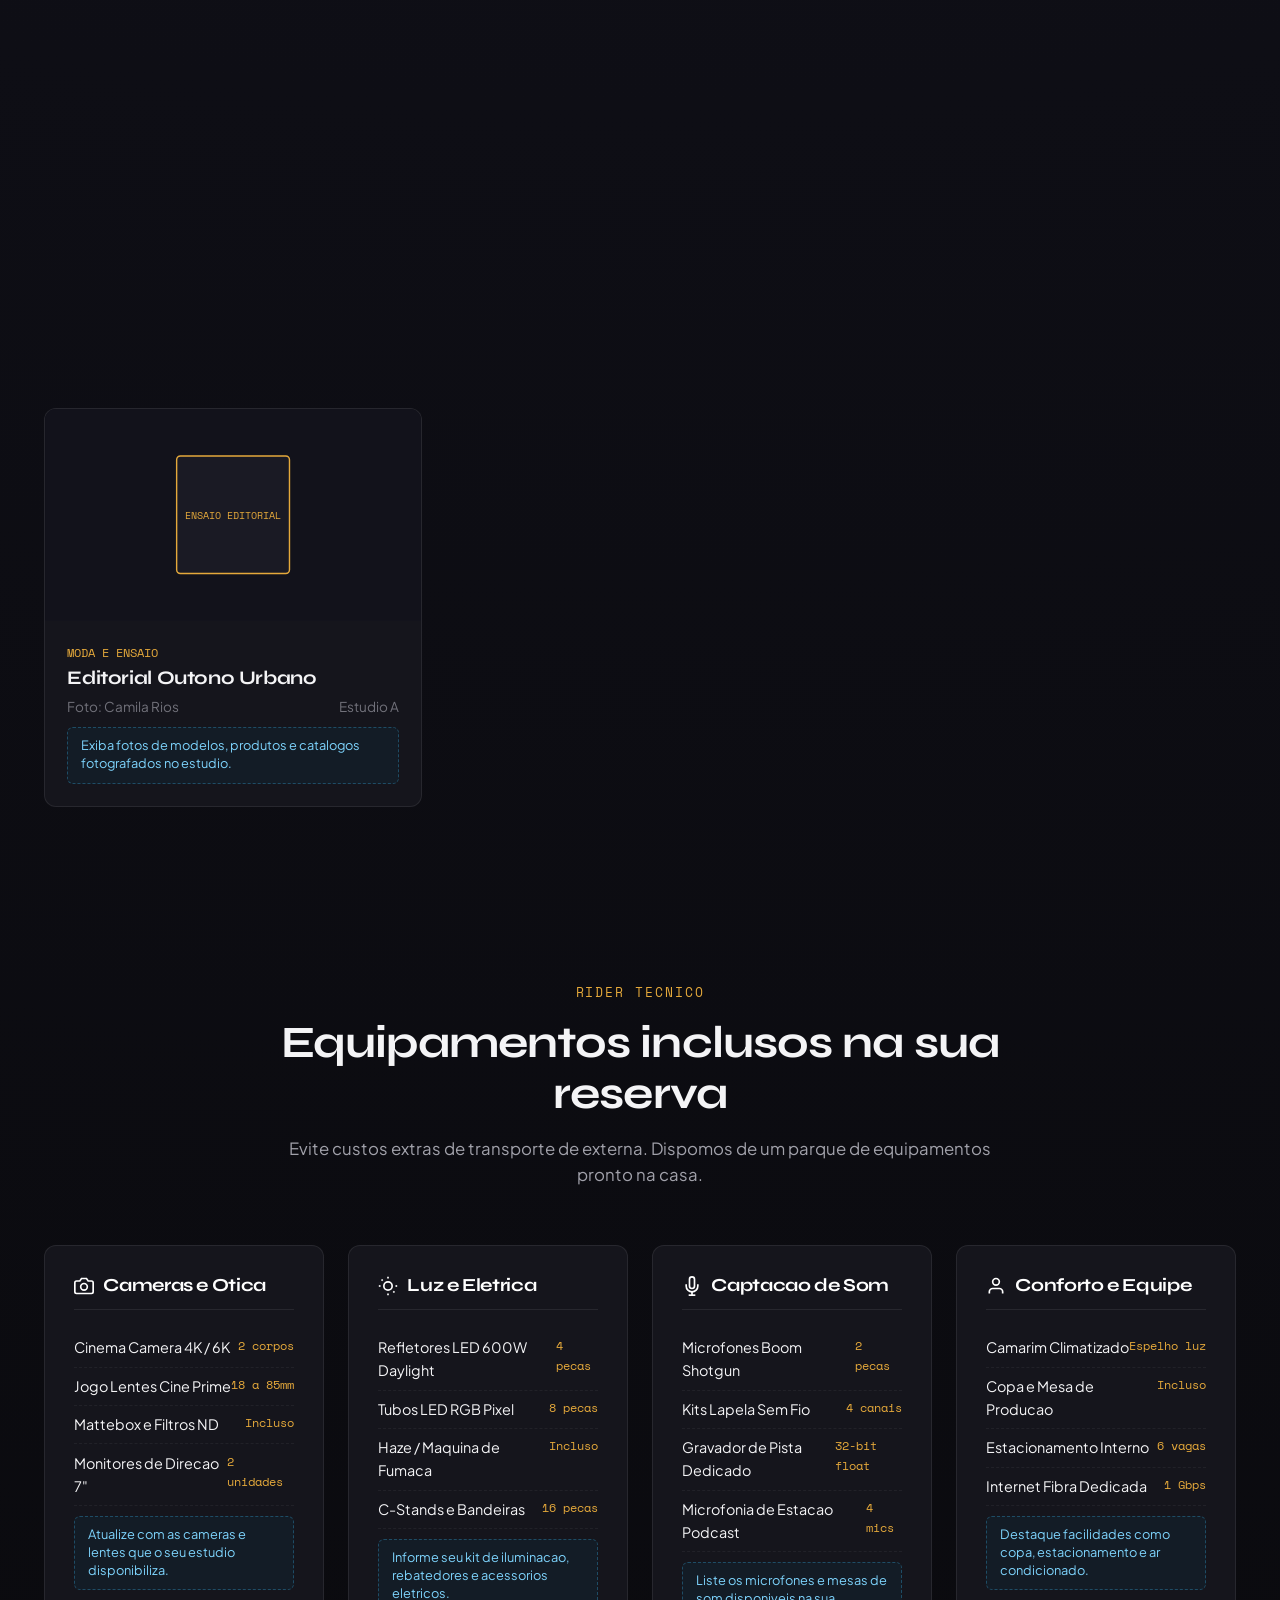
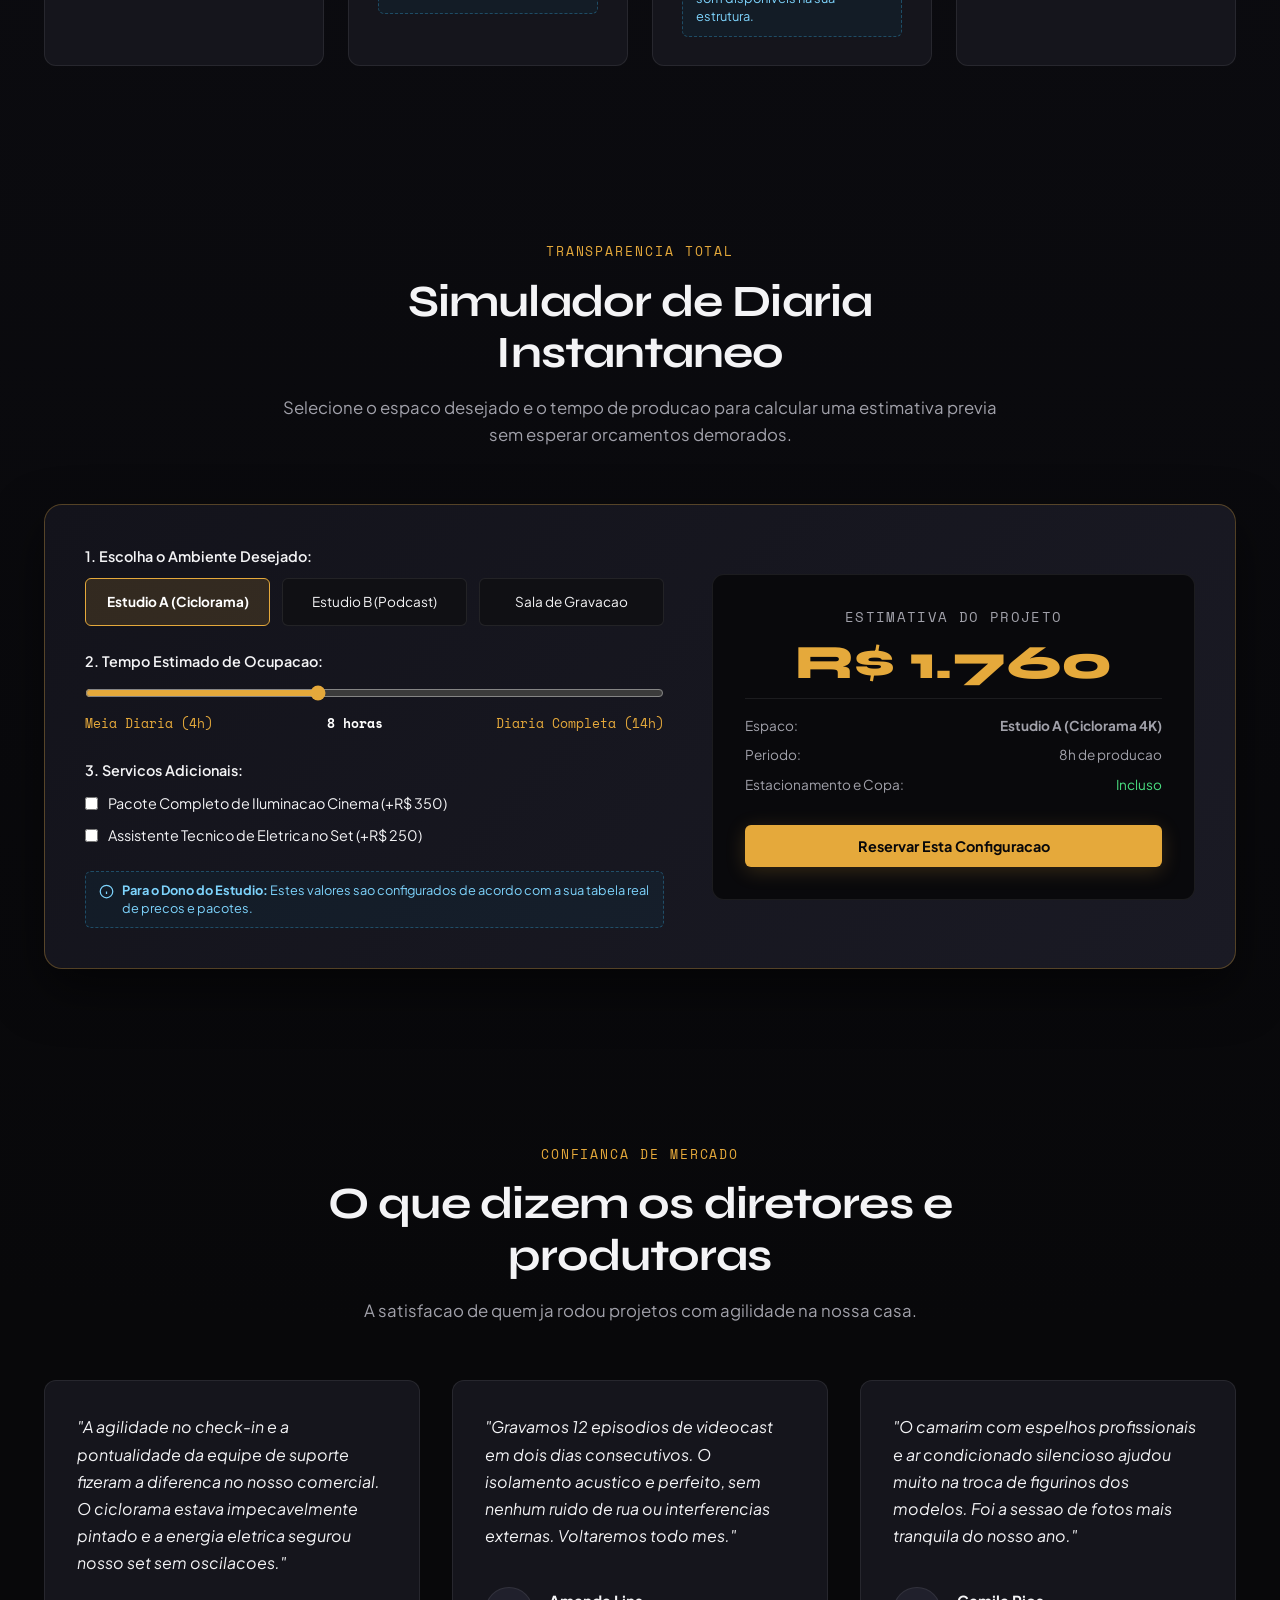
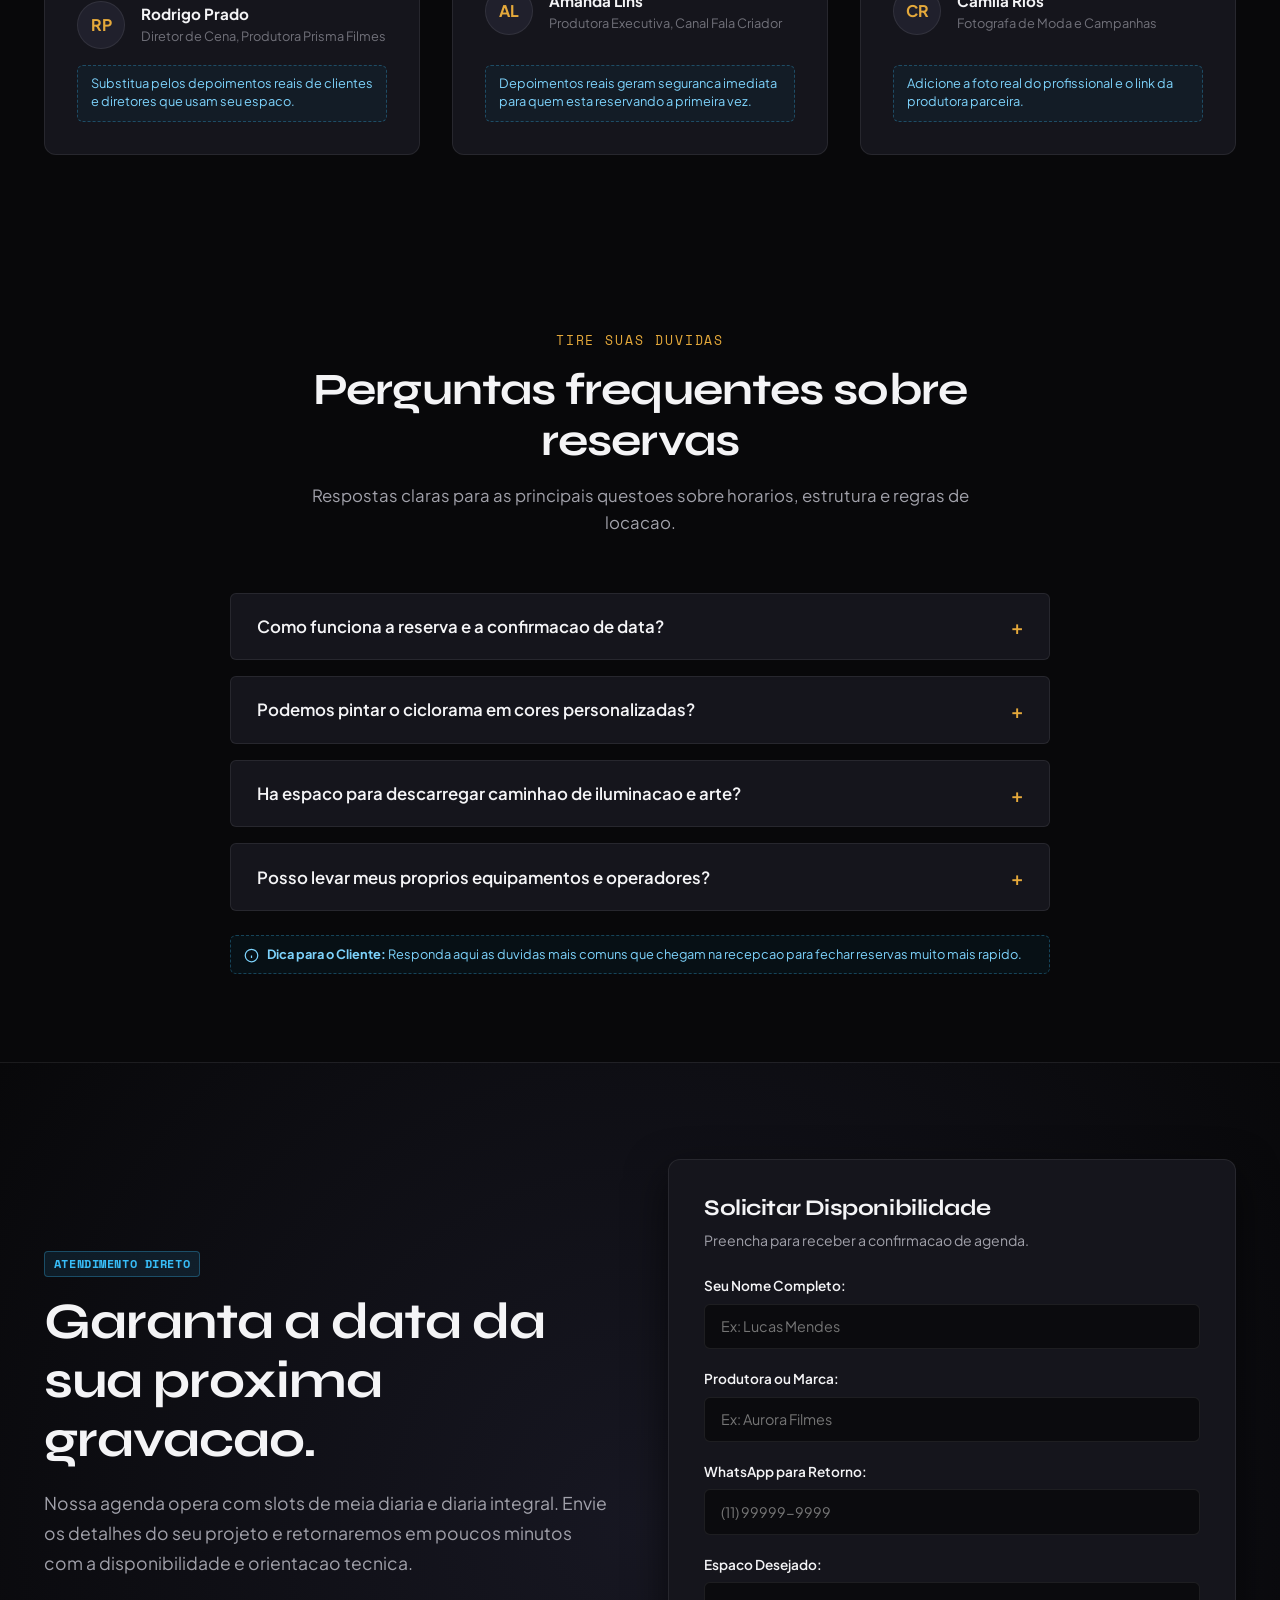
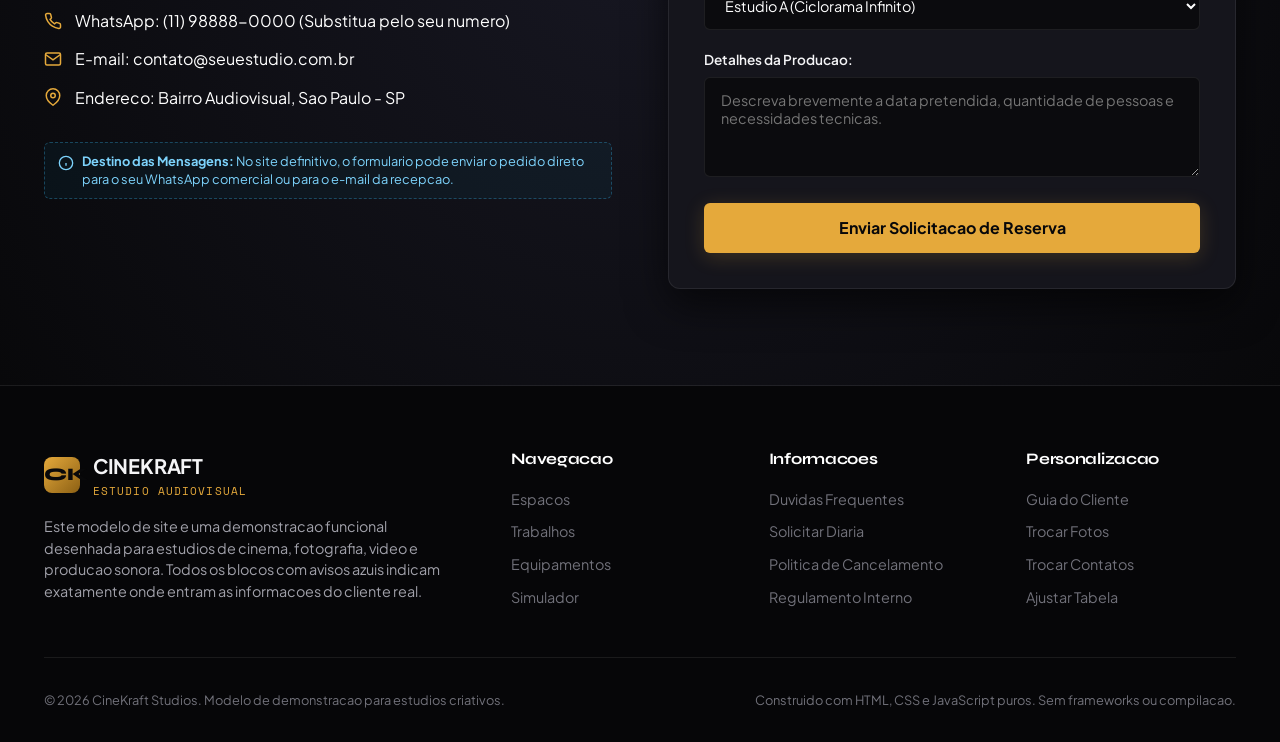
<file: fotografos.html>
<!DOCTYPE html>
<html lang="pt-BR">
<head>
  <meta charset="UTF-8">
  <meta name="viewport" content="width=device-width, initial-scale=1.0">
  <title>CineKraft Studios | Modelo de Demonstracao para Estudios Audiovisuais</title>
  <meta name="description" content="Estrutura completa de demonstracao para estudios de cinema, fotografia, video e podcast. Pronto para receber seus videos, fotos e informacoes reais.">
  <link rel="stylesheet" href="styles.css">
</head>
<body>

  <!-- Luz ambiente sutil que segue o ponteiro -->
  <div class="ambient-glow" aria-hidden="true"></div>

  <!-- Barra superior de aviso de demonstracao -->
  <aside class="demo-banner-top" aria-label="Aviso de demonstracao">
    <div class="demo-banner-left">
      <span class="demo-banner-pulse" aria-hidden="true"></span>
      <span><strong>PAGINA DE DEMONSTRACAO:</strong> Estrutura completa pronta para estudios criativos, video, foto e som.</span>
    </div>
    <div>
      <button type="button" class="demo-toggle-btn" id="toggleGuideBtn">
        <svg width="14" height="14" viewBox="0 0 24 24" fill="none" stroke="currentColor" stroke-width="2" aria-hidden="true"><circle cx="12" cy="12" r="10"></circle><line x1="12" y1="16" x2="12" y2="12"></line><line x1="12" y1="8" x2="12.01" y2="8"></line></svg>
        <span>Guia de Onde Personalizar</span>
      </button>
    </div>
  </aside>

  <!-- Cabecalho principal -->
  <header class="site-header">
    <div class="container header-container">
      <div class="brand-wrapper">
        <div class="brand-symbol">CK</div>
        <div class="brand-info">
          <span class="brand-title">CINEKRAFT</span>
          <span class="brand-subtitle">Estudio Audiovisual</span>
        </div>
      </div>

      <nav class="nav-desktop" aria-label="Navegacao principal">
        <a href="#espacos" class="nav-link">Espacos</a>
        <a href="#portfolio" class="nav-link">Trabalhos</a>
        <a href="#equipamentos" class="nav-link">Equipamentos</a>
        <a href="#simulador" class="nav-link">Simulador</a>
        <a href="#faq" class="nav-link">Duvidas</a>
        <a href="#contato" class="nav-link">Contato</a>
      </nav>

      <div class="nav-actions">
        <a href="#contato" class="btn-primary">
          <span>Reservar Diaria</span>
        </a>
      </div>
    </div>
  </header>

  <main>
    <!-- ==========================================================================
         SECAO HERO CINEMATOGRAFICA
         ========================================================================== -->
    <section class="hero-section">
      <div class="container">
        <div class="hero-grid">
          <div>
            <div class="hero-meta-bar">
              <span class="demo-badge">Modelo de Demonstracao</span>
              <span class="space-spec-item">Sao Paulo, SP</span>
              <span class="space-spec-item">Ciclorama 4K e Som</span>
            </div>

            <h1 class="hero-headline">
              O espaco onde grandes <span class="highlight-word">producoes</span> ganham vida.
            </h1>

            <p class="hero-description">
              Estrutura profissional de gravacao, fotografia e transmissao ao vivo. Projetado por diretores para atender equipes exigentes, marcas globais e criadores independentes.
            </p>

            <div class="hero-actions-group">
              <a href="#espacos" class="btn-primary">Conhecer os Espacos</a>
              <a href="#simulador" class="btn-secondary">Simular Valor de Diaria</a>
              <a href="#" class="btn-secondary" id="openGuideModalLink">Como Personalizar Este Site</a>
            </div>
          </div>

          <!-- Visor de monitor de camera de cinema SmallHD / RED -->
          <div class="camera-monitor-frame">
            <div class="monitor-top-bar">
              <div class="monitor-rec-group">
                <span class="rec-dot" aria-hidden="true"></span>
                <strong>REC</strong>
                <span id="liveTimecode">01:22:14:08</span>
              </div>
              <div class="monitor-settings">
                <div class="monitor-setting-item">FPS: <span>24.00</span></div>
                <div class="monitor-setting-item">SHUTTER: <span>180.0°</span></div>
                <div class="monitor-setting-item">ISO: <span>800</span></div>
                <div class="monitor-setting-item">LENTE: <span>35mm T1.5</span></div>
              </div>
            </div>

            <div class="monitor-viewport">
              <canvas id="studioCanvas"></canvas>
              
              <div class="frameline-overlay" aria-hidden="true"></div>
              <div class="crosshair" aria-hidden="true"></div>

              <div class="monitor-placeholder-content">
                <span class="demo-badge" style="margin-bottom: 0.6rem;">Area do Video Hero do Cliente</span>
                <h2 class="monitor-placeholder-title">Seu Video Principal Entra Aqui</h2>
                <p class="monitor-placeholder-text">
                  Neste quadro e exibido o reel de apresentacao do seu estudio, uma filmagem em 4K do seu espaco ou um clipe guiado pela rolagem do visitante. No site final, voce adiciona o arquivo de video da sua produtora.
                </p>
                <div class="demo-box-helper">
                  <svg width="16" height="16" viewBox="0 0 24 24" fill="none" stroke="currentColor" stroke-width="2" aria-hidden="true"><circle cx="12" cy="12" r="10"></circle><line x1="12" y1="16" x2="12" y2="12"></line><line x1="12" y1="8" x2="12.01" y2="8"></line></svg>
                  <span><strong>Dica de uso:</strong> Formato sugerido em 16:9 ou 2.39:1 cinematografico, compressao web leve e inicio automatico silencioso.</span>
                </div>
              </div>
            </div>

            <div class="monitor-bottom-bar">
              <div>LUT: <span>Rec709 Film Cine</span></div>
              <div>BATERIA: <span>14.8V (96%)</span></div>
              <div>RESOLUCAO: <span>4K DCI (4096 x 2160)</span></div>
              <div>AUDIO CH1/CH2: <span>-18dB OK</span></div>
            </div>
          </div>
        </div>

        <!-- Metricas do estudio -->
        <div class="metrics-row">
          <div class="metric-card">
            <div class="metric-number">450 m²</div>
            <div class="metric-label">Area util climatizada</div>
            <div class="metric-demo-note">Espaco para sua metragem real</div>
          </div>

          <div class="metric-card">
            <div class="metric-number">6,2 m</div>
            <div class="metric-label">Pe direito livre com grid</div>
            <div class="metric-demo-note">Espaco para sua altura util</div>
          </div>

          <div class="metric-card">
            <div class="metric-number">NC-18</div>
            <div class="metric-label">Isolamento acustico de estudio</div>
            <div class="metric-demo-note">Espaco para seu selo acustico</div>
          </div>

          <div class="metric-card">
            <div class="metric-number">100 kVA</div>
            <div class="metric-label">Energia eletrica com gerador</div>
            <div class="metric-demo-note">Espaco para capacidade de carga</div>
          </div>
        </div>
      </div>
    </section>

    <!-- ==========================================================================
         SECAO DE ESPACOS E AMBIENTES
         ========================================================================== -->
    <section class="section-wrapper" id="espacos">
      <div class="container">
        <header class="section-header">
          <div class="section-tag">Infraestrutura Completa</div>
          <h2 class="section-title">Espacos desenhados para cada formato</h2>
          <p class="section-subtitle">
            Do comercial de televisao a serie de podcasts, cada ambiente conta com tratamento de luz e som dedicado.
          </p>
        </header>

        <div class="spaces-grid">
          <!-- Estudio A -->
          <article class="space-card">
            <div class="space-media-wrapper">
              <span class="media-tag-floating">Estudio Principal</span>
              <svg class="space-placeholder-svg" viewBox="0 0 600 375" xmlns="http://www.w3.org/2000/svg">
                <rect width="600" height="375" fill="#13131c"/>
                <path d="M50 325 C 200 325, 400 325, 550 325 L 550 50 L 50 50 Z" fill="#181824" stroke="#2a2a38" stroke-width="2"/>
                <circle cx="300" cy="180" r="70" fill="none" stroke="#e5a93b" stroke-width="1.5" stroke-dasharray="6,6"/>
                <path d="M 120 70 L 480 70 M 120 120 L 480 120 M 120 170 L 480 170" stroke="#252535" stroke-width="1.5"/>
                <text x="300" y="185" fill="#e5a93b" font-family="'Space Mono', monospace" font-size="14" text-anchor="middle">FOTO DO SEU CICLORAMA AQUI</text>
              </svg>
            </div>
            <div class="space-card-body">
              <h3 class="space-card-title">Estudio A: Ciclorama Infinito</h3>
              <p>Ciclorama curvo de tres paredes com pintura branca ou croma verde. Entrada direta para veiculos e carga pesada.</p>
              
              <ul class="space-specs-list">
                <li class="space-spec-item">240 m²</li>
                <li class="space-spec-item">Grid motorizado</li>
                <li class="space-spec-item">Portao para carros</li>
              </ul>

              <div class="demo-box-helper">
                <svg width="15" height="15" viewBox="0 0 24 24" fill="none" stroke="currentColor" stroke-width="2" aria-hidden="true"><rect x="3" y="3" width="18" height="18" rx="2" ry="2"></rect><circle cx="8.5" cy="8.5" r="1.5"></circle><polyline points="21 15 16 10 5 21"></polyline></svg>
                <span><strong>Foto do Cliente:</strong> Substitua pela fotografia em alta definicao do seu ciclorama ou estudio maior.</span>
              </div>
            </div>
          </article>

          <!-- Estudio B -->
          <article class="space-card">
            <div class="space-media-wrapper">
              <span class="media-tag-floating">Podcast e Lives</span>
              <svg class="space-placeholder-svg" viewBox="0 0 600 375" xmlns="http://www.w3.org/2000/svg">
                <rect width="600" height="375" fill="#13131c"/>
                <rect x="150" y="110" width="300" height="160" rx="20" fill="#1c1c28" stroke="#38bdf8" stroke-width="1.5"/>
                <circle cx="210" cy="190" r="25" fill="#262638"/>
                <circle cx="300" cy="190" r="25" fill="#262638"/>
                <circle cx="390" cy="190" r="25" fill="#262638"/>
                <text x="300" y="270" fill="#38bdf8" font-family="'Space Mono', monospace" font-size="13" text-anchor="middle">FOTO DO SEU ESTUDIO B / PODCAST</text>
              </svg>
            </div>
            <div class="space-card-body">
              <h3 class="space-card-title">Estudio B: Podcast e Transmissao</h3>
              <p>Mesa acustica para ate 5 participantes, 4 cameras 4K configuradas, corte ao vivo em tempo real e iluminacao difusa.</p>

              <ul class="space-specs-list">
                <li class="space-spec-item">70 m²</li>
                <li class="space-spec-item">Cenario modular</li>
                <li class="space-spec-item">Fibra 1Gb redundante</li>
              </ul>

              <div class="demo-box-helper">
                <svg width="15" height="15" viewBox="0 0 24 24" fill="none" stroke="currentColor" stroke-width="2" aria-hidden="true"><rect x="3" y="3" width="18" height="18" rx="2" ry="2"></rect><circle cx="8.5" cy="8.5" r="1.5"></circle><polyline points="21 15 16 10 5 21"></polyline></svg>
                <span><strong>Foto do Cliente:</strong> Substitua pela foto do seu cenario de podcast, entrevistas ou mesao de gravacao.</span>
              </div>
            </div>
          </article>

          <!-- Sala de Audio -->
          <article class="space-card">
            <div class="space-media-wrapper">
              <span class="media-tag-floating">Acustica Pura</span>
              <svg class="space-placeholder-svg" viewBox="0 0 600 375" xmlns="http://www.w3.org/2000/svg">
                <rect width="600" height="375" fill="#13131c"/>
                <path d="M 80 190 Q 200 80, 300 190 T 520 190" fill="none" stroke="#e5a93b" stroke-width="2"/>
                <rect x="220" y="140" width="160" height="100" rx="8" fill="#1c1c28" stroke="#2e2e3f"/>
                <text x="300" y="195" fill="#e5a93b" font-family="'Space Mono', monospace" font-size="13" text-anchor="middle">FOTO DA SALA DE AUDIO</text>
              </svg>
            </div>
            <div class="space-card-body">
              <h3 class="space-card-title">Sala de Gravacao e Mixagem</h3>
              <p>Tratamento flutuante com certificacao de silencio. Ideal para dublagem, trilhas originais, foley e mixagem estereo e multicanal.</p>

              <ul class="space-specs-list">
                <li class="space-spec-item">45 m²</li>
                <li class="space-spec-item">Piso flutuante</li>
                <li class="space-spec-item">Microfonia valvulada</li>
              </ul>

              <div class="demo-box-helper">
                <svg width="15" height="15" viewBox="0 0 24 24" fill="none" stroke="currentColor" stroke-width="2" aria-hidden="true"><rect x="3" y="3" width="18" height="18" rx="2" ry="2"></rect><circle cx="8.5" cy="8.5" r="1.5"></circle><polyline points="21 15 16 10 5 21"></polyline></svg>
                <span><strong>Foto do Cliente:</strong> Substitua pela foto da sua tecnica de som, cabine vocal ou estudio musical.</span>
              </div>
            </div>
          </article>
        </div>
      </div>
    </section>

    <!-- ==========================================================================
         SECAO DE PORTFOLIO INTERATIVO
         ========================================================================== -->
    <section class="section-wrapper" id="portfolio">
      <div class="container">
        <header class="section-header">
          <div class="section-tag">Producoes Realizadas</div>
          <h2 class="section-title">O que ja passou pelas nossas lentes</h2>
          <p class="section-subtitle">
            Exemplos de campanhas, ensaios e producoes produzidas na estrutura do estudio.
          </p>
        </header>

        <div class="portfolio-filters" role="tablist">
          <button type="button" class="filter-btn active" data-filter="all">Todos os Projetos</button>
          <button type="button" class="filter-btn" data-filter="cinema">Cinema e Ficcao</button>
          <button type="button" class="filter-btn" data-filter="publicidade">Publicidade</button>
          <button type="button" class="filter-btn" data-filter="musica">Videoclipes</button>
          <button type="button" class="filter-btn" data-filter="moda">Moda e Ensaio</button>
        </div>

        <div class="portfolio-grid">
          <!-- Projeto 1 -->
          <article class="project-card" data-category="publicidade">
            <div class="project-preview">
              <svg viewBox="0 0 400 225" xmlns="http://www.w3.org/2000/svg">
                <rect width="400" height="225" fill="#12121b"/>
                <circle cx="200" cy="112" r="50" fill="#20202e" stroke="#e5a93b" stroke-width="1.5"/>
                <text x="200" y="117" fill="#e5a93b" font-family="'Space Mono', monospace" font-size="11" text-anchor="middle">FRAME COMERCIAL</text>
              </svg>
              <div class="project-overlay">
                <div class="project-play-icon" aria-hidden="true">&#9658;</div>
              </div>
            </div>
            <div class="project-body">
              <div class="project-category">Publicidade Nacional</div>
              <h3 class="project-title">Campanha Relogios Chronos</h3>
              <div class="project-credits">
                <span>Direcao: Rodrigo Prado</span>
                <span>Estudio A</span>
              </div>
              <div class="demo-box-helper">
                <span>Aqui entra o cartaz, foto ou frame do video gravado por seus clientes.</span>
              </div>
            </div>
          </article>

          <!-- Projeto 2 -->
          <article class="project-card" data-category="cinema">
            <div class="project-preview">
              <svg viewBox="0 0 400 225" xmlns="http://www.w3.org/2000/svg">
                <rect width="400" height="225" fill="#12121b"/>
                <polygon points="120,180 200,60 280,180" fill="#1c1c28" stroke="#38bdf8" stroke-width="1.5"/>
                <text x="200" y="170" fill="#38bdf8" font-family="'Space Mono', monospace" font-size="11" text-anchor="middle">FRAME CURTA-METRAGEM</text>
              </svg>
              <div class="project-overlay">
                <div class="project-play-icon" aria-hidden="true">&#9658;</div>
              </div>
            </div>
            <div class="project-body">
              <div class="project-category">Cinema e Ficcao</div>
              <h3 class="project-title">O Ultimo Refletor</h3>
              <div class="project-credits">
                <span>Direcao: Marina Farias</span>
                <span>Estudio A e B</span>
              </div>
              <div class="demo-box-helper">
                <span>Espaco para divulgar filmes e pecas autorais rodadas no seu espaco.</span>
              </div>
            </div>
          </article>

          <!-- Projeto 3 -->
          <article class="project-card" data-category="musica">
            <div class="project-preview">
              <svg viewBox="0 0 400 225" xmlns="http://www.w3.org/2000/svg">
                <rect width="400" height="225" fill="#12121b"/>
                <circle cx="150" cy="112" r="40" fill="#20202e"/>
                <circle cx="250" cy="112" r="40" fill="#20202e"/>
                <path d="M 150 112 L 250 112" stroke="#e5a93b" stroke-width="2"/>
                <text x="200" y="117" fill="#e5a93b" font-family="'Space Mono', monospace" font-size="11" text-anchor="middle">FRAME VIDEOCLIPE</text>
              </svg>
              <div class="project-overlay">
                <div class="project-play-icon" aria-hidden="true">&#9658;</div>
              </div>
            </div>
            <div class="project-body">
              <div class="project-category">Videoclipe Musical</div>
              <h3 class="project-title">Sons de Meia Noite</h3>
              <div class="project-credits">
                <span>Artista: Sonora Duo</span>
                <span>Sala de Audio</span>
              </div>
              <div class="demo-box-helper">
                <span>Adicione aqui links para os clipes no YouTube ou Vimeo da sua produtora.</span>
              </div>
            </div>
          </article>

          <!-- Projeto 4 -->
          <article class="project-card" data-category="moda">
            <div class="project-preview">
              <svg viewBox="0 0 400 225" xmlns="http://www.w3.org/2000/svg">
                <rect width="400" height="225" fill="#12121b"/>
                <rect x="140" y="50" width="120" height="125" rx="4" fill="#1a1a24" stroke="#e5a93b" stroke-width="1.5"/>
                <text x="200" y="117" fill="#e5a93b" font-family="'Space Mono', monospace" font-size="11" text-anchor="middle">ENSAIO EDITORIAL</text>
              </svg>
              <div class="project-overlay">
                <div class="project-play-icon" aria-hidden="true">&#9658;</div>
              </div>
            </div>
            <div class="project-body">
              <div class="project-category">Moda e Ensaio</div>
              <h3 class="project-title">Editorial Outono Urbano</h3>
              <div class="project-credits">
                <span>Foto: Camila Rios</span>
                <span>Estudio A</span>
              </div>
              <div class="demo-box-helper">
                <span>Exiba fotos de modelos, produtos e catalogos fotografados no estudio.</span>
              </div>
            </div>
          </article>
        </div>
      </div>
    </section>

    <!-- ==========================================================================
         SECAO DE RIDER TECNICO E EQUIPAMENTOS
         ========================================================================== -->
    <section class="section-wrapper" id="equipamentos">
      <div class="container">
        <header class="section-header">
          <div class="section-tag">Rider Tecnico</div>
          <h2 class="section-title">Equipamentos inclusos na sua reserva</h2>
          <p class="section-subtitle">
            Evite custos extras de transporte de externa. Dispomos de um parque de equipamentos pronto na casa.
          </p>
        </header>

        <div class="gear-grid">
          <div class="gear-column">
            <h3 class="gear-column-title">
              <svg width="20" height="20" viewBox="0 0 24 24" fill="none" stroke="currentColor" stroke-width="2" aria-hidden="true"><path d="M23 19a2 2 0 0 1-2 2H3a2 2 0 0 1-2-2V8a2 2 0 0 1 2-2h4l2-3h6l2 3h4a2 2 0 0 1 2 2z"></path><circle cx="12" cy="13" r="4"></circle></svg>
              Cameras e Otica
            </h3>
            <ul class="gear-items-list">
              <li class="gear-item"><span>Cinema Camera 4K / 6K</span><span>2 corpos</span></li>
              <li class="gear-item"><span>Jogo Lentes Cine Prime</span><span>18 a 85mm</span></li>
              <li class="gear-item"><span>Mattebox e Filtros ND</span><span>Incluso</span></li>
              <li class="gear-item"><span>Monitores de Direcao 7"</span><span>2 unidades</span></li>
            </ul>
            <div class="demo-box-helper">
              <span>Atualize com as cameras e lentes que o seu estudio disponibiliza.</span>
            </div>
          </div>

          <div class="gear-column">
            <h3 class="gear-column-title">
              <svg width="20" height="20" viewBox="0 0 24 24" fill="none" stroke="currentColor" stroke-width="2" aria-hidden="true"><circle cx="12" cy="12" r="5"></circle><line x1="12" y1="1" x2="12" y2="3"></line><line x1="12" y1="21" x2="12" y2="23"></line><line x1="4.22" y1="4.22" x2="5.64" y2="5.64"></line><line x1="18.36" y1="18.36" x2="19.78" y2="19.78"></line><line x1="1" y1="12" x2="3" y2="12"></line><line x1="21" y1="12" x2="23" y2="12"></line></svg>
              Luz e Eletrica
            </h3>
            <ul class="gear-items-list">
              <li class="gear-item"><span>Refletores LED 600W Daylight</span><span>4 pecas</span></li>
              <li class="gear-item"><span>Tubos LED RGB Pixel</span><span>8 pecas</span></li>
              <li class="gear-item"><span>Haze / Maquina de Fumaca</span><span>Incluso</span></li>
              <li class="gear-item"><span>C-Stands e Bandeiras</span><span>16 pecas</span></li>
            </ul>
            <div class="demo-box-helper">
              <span>Informe seu kit de iluminacao, rebatedores e acessorios eletricos.</span>
            </div>
          </div>

          <div class="gear-column">
            <h3 class="gear-column-title">
              <svg width="20" height="20" viewBox="0 0 24 24" fill="none" stroke="currentColor" stroke-width="2" aria-hidden="true"><path d="M12 1a3 3 0 0 0-3 3v8a3 3 0 0 0 6 0V4a3 3 0 0 0-3-3z"></path><path d="M19 10v2a7 7 0 0 1-14 0v-2"></path><line x1="12" y1="19" x2="12" y2="23"></line><line x1="8" y1="23" x2="16" y2="23"></line></svg>
              Captacao de Som
            </h3>
            <ul class="gear-items-list">
              <li class="gear-item"><span>Microfones Boom Shotgun</span><span>2 pecas</span></li>
              <li class="gear-item"><span>Kits Lapela Sem Fio</span><span>4 canais</span></li>
              <li class="gear-item"><span>Gravador de Pista Dedicado</span><span>32-bit float</span></li>
              <li class="gear-item"><span>Microfonia de Estacao Podcast</span><span>4 mics</span></li>
            </ul>
            <div class="demo-box-helper">
              <span>Liste os microfones e mesas de som disponiveis na sua estrutura.</span>
            </div>
          </div>

          <div class="gear-column">
            <h3 class="gear-column-title">
              <svg width="20" height="20" viewBox="0 0 24 24" fill="none" stroke="currentColor" stroke-width="2" aria-hidden="true"><path d="M20 21v-2a4 4 0 0 0-4-4H8a4 4 0 0 0-4 4v2"></path><circle cx="12" cy="7" r="4"></circle></svg>
              Conforto e Equipe
            </h3>
            <ul class="gear-items-list">
              <li class="gear-item"><span>Camarim Climatizado</span><span>Espelho luz</span></li>
              <li class="gear-item"><span>Copa e Mesa de Producao</span><span>Incluso</span></li>
              <li class="gear-item"><span>Estacionamento Interno</span><span>6 vagas</span></li>
              <li class="gear-item"><span>Internet Fibra Dedicada</span><span>1 Gbps</span></li>
            </ul>
            <div class="demo-box-helper">
              <span>Destaque facilidades como copa, estacionamento e ar condicionado.</span>
            </div>
          </div>
        </div>
      </div>
    </section>

    <!-- ==========================================================================
         SIMULADOR INTERATIVO DE DIARIAS (MOMENTO DE FECHAMENTO)
         ========================================================================== -->
    <section class="section-wrapper" id="simulador">
      <div class="container">
        <header class="section-header">
          <div class="section-tag">Transparencia Total</div>
          <h2 class="section-title">Simulador de Diaria Instantaneo</h2>
          <p class="section-subtitle">
            Selecione o espaco desejado e o tempo de producao para calcular uma estimativa previa sem esperar orcamentos demorados.
          </p>
        </header>

        <div class="calculator-box">
          <div class="calc-controls">
            <div class="calc-form-group">
              <label class="calc-label">1. Escolha o Ambiente Desejado:</label>
              <div class="calc-options-grid">
                <div class="calc-chip-radio">
                  <input type="radio" id="spaceOptionA" name="calcSpace" value="a" checked>
                  <label for="spaceOptionA" class="calc-chip-label">Estudio A (Ciclorama)</label>
                </div>
                <div class="calc-chip-radio">
                  <input type="radio" id="spaceOptionB" name="calcSpace" value="b">
                  <label for="spaceOptionB" class="calc-chip-label">Estudio B (Podcast)</label>
                </div>
                <div class="calc-chip-radio">
                  <input type="radio" id="spaceOptionAudio" name="calcSpace" value="audio">
                  <label for="spaceOptionAudio" class="calc-chip-label">Sala de Gravacao</label>
                </div>
              </div>
            </div>

            <div class="calc-form-group">
              <label class="calc-label" for="calcHoursSlider">2. Tempo Estimado de Ocupacao:</label>
              <div class="calc-slider-wrapper">
                <input type="range" min="4" max="14" value="8" step="1" id="calcHoursSlider" class="calc-slider">
                <div class="slider-indicator">
                  <span>Meia Diaria (4h)</span>
                  <span id="calcHoursValue" style="font-weight: 700; color: #fff;">8 horas</span>
                  <span>Diaria Completa (14h)</span>
                </div>
              </div>
            </div>

            <div class="calc-form-group">
              <label class="calc-label">3. Servicos Adicionais:</label>
              <div style="display: flex; flex-direction: column; gap: 0.6rem;">
                <label style="display: flex; align-items: center; gap: 0.6rem; font-size: 0.9rem; cursor: pointer;">
                  <input type="checkbox" id="addonLighting"> Pacote Completo de Iluminacao Cinema (+R$ 350)
                </label>
                <label style="display: flex; align-items: center; gap: 0.6rem; font-size: 0.9rem; cursor: pointer;">
                  <input type="checkbox" id="addonStaff"> Assistente Tecnico de Eletrica no Set (+R$ 250)
                </label>
              </div>
            </div>

            <div class="demo-box-helper">
              <svg width="15" height="15" viewBox="0 0 24 24" fill="none" stroke="currentColor" stroke-width="2" aria-hidden="true"><circle cx="12" cy="12" r="10"></circle><line x1="12" y1="16" x2="12" y2="12"></line><line x1="12" y1="8" x2="12.01" y2="8"></line></svg>
              <span><strong>Para o Dono do Estudio:</strong> Estes valores sao configurados de acordo com a sua tabela real de precos e pacotes.</span>
            </div>
          </div>

          <div class="calc-result-panel">
            <div class="calc-result-title">Estimativa do Projeto</div>
            <div class="calc-price-display" id="calcTotalPrice">R$ 1.760</div>

            <div class="calc-details-list">
              <div class="calc-details-item">
                <span>Espaco:</span>
                <strong id="calcDetailSpace">Estudio A (Ciclorama 4K)</strong>
              </div>
              <div class="calc-details-item">
                <span>Periodo:</span>
                <span id="calcDetailHours">8h de producao</span>
              </div>
              <div class="calc-details-item">
                <span>Estacionamento e Copa:</span>
                <span style="color: #4ade80;">Incluso</span>
              </div>
            </div>

            <button type="button" class="btn-primary" id="bookFromCalcBtn" style="width: 100%; justify-content: center;">
              Reservar Esta Configuracao
            </button>
          </div>
        </div>
      </div>
    </section>

    <!-- ==========================================================================
         PROVA SOCIAL E DEPOIMENTOS
         ========================================================================== -->
    <section class="section-wrapper">
      <div class="container">
        <header class="section-header">
          <div class="section-tag">Confianca de Mercado</div>
          <h2 class="section-title">O que dizem os diretores e produtoras</h2>
          <p class="section-subtitle">
            A satisfacao de quem ja rodou projetos com agilidade na nossa casa.
          </p>
        </header>

        <div class="testimonials-grid">
          <article class="testimonial-card">
            <p class="testimonial-quote">
              "A agilidade no check-in e a pontualidade da equipe de suporte fizeram a diferenca no nosso comercial. O ciclorama estava impecavelmente pintado e a energia eletrica segurou nosso set sem oscilacoes."
            </p>
            <div class="author-wrapper">
              <div class="author-avatar">RP</div>
              <div>
                <div class="author-name">Rodrigo Prado</div>
                <div class="author-role">Diretor de Cena, Produtora Prisma Filmes</div>
              </div>
            </div>
            <div class="demo-box-helper" style="margin-top: 1rem;">
              <span>Substitua pelos depoimentos reais de clientes e diretores que usam seu espaco.</span>
            </div>
          </article>

          <article class="testimonial-card">
            <p class="testimonial-quote">
              "Gravamos 12 episodios de videocast em dois dias consecutivos. O isolamento acustico e perfeito, sem nenhum ruido de rua ou interferencias externas. Voltaremos todo mes."
            </p>
            <div class="author-wrapper">
              <div class="author-avatar">AL</div>
              <div>
                <div class="author-name">Amanda Lins</div>
                <div class="author-role">Produtora Executiva, Canal Fala Criador</div>
              </div>
            </div>
            <div class="demo-box-helper" style="margin-top: 1rem;">
              <span>Depoimentos reais geram seguranca imediata para quem esta reservando a primeira vez.</span>
            </div>
          </article>

          <article class="testimonial-card">
            <p class="testimonial-quote">
              "O camarim com espelhos profissionais e ar condicionado silencioso ajudou muito na troca de figurinos dos modelos. Foi a sessao de fotos mais tranquila do nosso ano."
            </p>
            <div class="author-wrapper">
              <div class="author-avatar">CR</div>
              <div>
                <div class="author-name">Camila Rios</div>
                <div class="author-role">Fotografa de Moda e Campanhas</div>
              </div>
            </div>
            <div class="demo-box-helper" style="margin-top: 1rem;">
              <span>Adicione a foto real do profissional e o link da produtora parceira.</span>
            </div>
          </article>
        </div>
      </div>
    </section>

    <!-- ==========================================================================
         FAQ (PERGUNTAS FREQUENTES E OBJECOES)
         ========================================================================== -->
    <section class="section-wrapper" id="faq">
      <div class="container">
        <header class="section-header">
          <div class="section-tag">Tire Suas Duvidas</div>
          <h2 class="section-title">Perguntas frequentes sobre reservas</h2>
          <p class="section-subtitle">
            Respostas claras para as principais questoes sobre horarios, estrutura e regras de locacao.
          </p>
        </header>

        <div class="faq-accordion">
          <div class="faq-item">
            <button type="button" class="faq-question">
              <span>Como funciona a reserva e a confirmacao de data?</span>
              <span class="faq-icon" aria-hidden="true">+</span>
            </button>
            <div class="faq-answer">
              A data e confirmada mediante sinal de reserva e assinatura digital do contrato de locacao. O saldo restante e quitado no dia da producao durante a recepcao da equipe.
            </div>
          </div>

          <div class="faq-item">
            <button type="button" class="faq-question">
              <span>Podemos pintar o ciclorama em cores personalizadas?</span>
              <span class="faq-icon" aria-hidden="true">+</span>
            </button>
            <div class="faq-answer">
              Sim. Realizamos a pintura prévia na cor da sua escolha (croma verde, azul, preto ou tons específicos). Basta solicitar com pelo menos 48 horas de antecedência para a cura da tinta.
            </div>
          </div>

          <div class="faq-item">
            <button type="button" class="faq-question">
              <span>Ha espaco para descarregar caminhao de iluminacao e arte?</span>
              <span class="faq-icon" aria-hidden="true">+</span>
            </button>
            <div class="faq-answer">
              Sim. Nosso portao de doca possui 4 metros de largura com acesso direto ao piso do Estudio A no mesmo nivel da rua, permitindo a entrada facil de furgões e veiculos cenograficos.
            </div>
          </div>

          <div class="faq-item">
            <button type="button" class="faq-question">
              <span>Posso levar meus proprios equipamentos e operadores?</span>
              <span class="faq-icon" aria-hidden="true">+</span>
            </button>
            <div class="faq-answer">
              Com certeza. Voce tem total liberdade para trazer sua camera, lentes, equipe de luz e arte. Nossos equipamentos na casa estao disponiveis como apoio opcional.
            </div>
          </div>
        </div>

        <div style="max-width: 820px; margin-inline: auto; margin-top: 1.5rem;">
          <div class="demo-box-helper">
            <svg width="15" height="15" viewBox="0 0 24 24" fill="none" stroke="currentColor" stroke-width="2" aria-hidden="true"><circle cx="12" cy="12" r="10"></circle><line x1="12" y1="16" x2="12" y2="12"></line><line x1="12" y1="8" x2="12.01" y2="8"></line></svg>
            <span><strong>Dica para o Cliente:</strong> Responda aqui as duvidas mais comuns que chegam na recepcao para fechar reservas muito mais rapido.</span>
          </div>
        </div>
      </div>
    </section>

    <!-- ==========================================================================
         CHAMADA PARA ACAO FINAL E FORMULARIO DE RESERVA
         ========================================================================== -->
    <section class="cta-section" id="contato">
      <div class="container">
        <div class="cta-grid">
          <div>
            <span class="demo-badge" style="margin-bottom: 1rem;">Atendimento Direto</span>
            <h2 style="font-size: clamp(2.2rem, 4.5vw, 3.2rem); margin-bottom: 1.2rem;">
              Garanta a data da sua proxima gravacao.
            </h2>
            <p style="font-size: 1.1rem; color: var(--text-muted); line-height: 1.7; margin-bottom: 1.8rem;">
              Nossa agenda opera com slots de meia diaria e diaria integral. Envie os detalhes do seu projeto e retornaremos em poucos minutos com a disponibilidade e orientacao tecnica.
            </p>

            <div style="display: flex; flex-direction: column; gap: 0.8rem; margin-bottom: 2rem;">
              <div style="display: flex; align-items: center; gap: 0.8rem; color: #fff;">
                <svg width="18" height="18" viewBox="0 0 24 24" fill="none" stroke="#e5a93b" stroke-width="2"><path d="M22 16.92v3a2 2 0 0 1-2.18 2 19.79 19.79 0 0 1-8.63-3.07 19.5 19.5 0 0 1-6-6 19.79 19.79 0 0 1-3.07-8.67A2 2 0 0 1 4.11 2h3a2 2 0 0 1 2 1.72 12.84 12.84 0 0 0 .7 2.81 2 2 0 0 1-.45 2.11L8.09 9.91a16 16 0 0 0 6 6l1.27-1.27a2 2 0 0 1 2.11-.45 12.84 12.84 0 0 0 2.81.7A2 2 0 0 1 22 16.92z"></path></svg>
                <span>WhatsApp: (11) 98888-0000 (Substitua pelo seu numero)</span>
              </div>
              <div style="display: flex; align-items: center; gap: 0.8rem; color: #fff;">
                <svg width="18" height="18" viewBox="0 0 24 24" fill="none" stroke="#e5a93b" stroke-width="2"><path d="M4 4h16c1.1 0 2 .9 2 2v12c0 1.1-.9 2-2 2H4c-1.1 0-2-.9-2-2V6c0-1.1.9-2 2-2z"></path><polyline points="22,6 12,13 2,6"></polyline></svg>
                <span>E-mail: contato@seuestudio.com.br</span>
              </div>
              <div style="display: flex; align-items: center; gap: 0.8rem; color: #fff;">
                <svg width="18" height="18" viewBox="0 0 24 24" fill="none" stroke="#e5a93b" stroke-width="2"><path d="M21 10c0 7-9 13-9 13s-9-6-9-13a9 9 0 0 1 18 0z"></path><circle cx="12" cy="10" r="3"></circle></svg>
                <span>Endereco: Bairro Audiovisual, Sao Paulo - SP</span>
              </div>
            </div>

            <div class="demo-box-helper">
              <svg width="16" height="16" viewBox="0 0 24 24" fill="none" stroke="currentColor" stroke-width="2" aria-hidden="true"><circle cx="12" cy="12" r="10"></circle><line x1="12" y1="16" x2="12" y2="12"></line><line x1="12" y1="8" x2="12.01" y2="8"></line></svg>
              <span><strong>Destino das Mensagens:</strong> No site definitivo, o formulario pode enviar o pedido direto para o seu WhatsApp comercial ou para o e-mail da recepcao.</span>
            </div>
          </div>

          <!-- Formulario de solicitacao -->
          <div class="form-box">
            <h3 style="font-size: 1.4rem; margin-bottom: 0.5rem;">Solicitar Disponibilidade</h3>
            <p style="font-size: 0.88rem; color: var(--text-muted); margin-bottom: 1.5rem;">Preencha para receber a confirmacao de agenda.</p>

            <form id="bookingForm">
              <div class="form-field">
                <label class="form-label" for="formName">Seu Nome Completo:</label>
                <input type="text" id="formName" class="form-input" placeholder="Ex: Lucas Mendes" required>
              </div>

              <div class="form-field">
                <label class="form-label" for="formCompany">Produtora ou Marca:</label>
                <input type="text" id="formCompany" class="form-input" placeholder="Ex: Aurora Filmes">
              </div>

              <div class="form-field">
                <label class="form-label" for="formPhone">WhatsApp para Retorno:</label>
                <input type="tel" id="formPhone" class="form-input" placeholder="(11) 99999-9999" required>
              </div>

              <div class="form-field">
                <label class="form-label" for="formSpaceSelect">Espaco Desejado:</label>
                <select id="formSpaceSelect" class="form-select">
                  <option value="a">Estudio A (Ciclorama Infinito)</option>
                  <option value="b">Estudio B (Podcast e Transmissao)</option>
                  <option value="audio">Sala de Gravacao e Audio</option>
                  <option value="todos">Locacao Completa do Predio</option>
                </select>
              </div>

              <div class="form-field">
                <label class="form-label" for="formMessage">Detalhes da Producao:</label>
                <textarea id="formMessage" class="form-textarea" placeholder="Descreva brevemente a data pretendida, quantidade de pessoas e necessidades tecnicas."></textarea>
              </div>

              <button type="submit" class="btn-primary form-submit-btn">
                Enviar Solicitacao de Reserva
              </button>

              <div id="formFeedback" class="form-feedback-modal"></div>
            </form>
          </div>
        </div>
      </div>
    </section>
  </main>

  <!-- ==========================================================================
       RODAPE
       ========================================================================== -->
  <footer class="site-footer">
    <div class="container">
      <div class="footer-grid">
        <div>
          <div class="brand-wrapper" style="margin-bottom: 1rem;">
            <div class="brand-symbol">CK</div>
            <div class="brand-info">
              <span class="brand-title">CINEKRAFT</span>
              <span class="brand-subtitle">Estudio Audiovisual</span>
            </div>
          </div>
          <p class="footer-disclaimer">
            Este modelo de site e uma demonstracao funcional desenhada para estudios de cinema, fotografia, video e producao sonora. Todos os blocos com avisos azuis indicam exatamente onde entram as informacoes do cliente real.
          </p>
        </div>

        <div>
          <h4 class="footer-col-title">Navegacao</h4>
          <ul class="footer-links-list">
            <li><a href="#espacos">Espacos</a></li>
            <li><a href="#portfolio">Trabalhos</a></li>
            <li><a href="#equipamentos">Equipamentos</a></li>
            <li><a href="#simulador">Simulador</a></li>
          </ul>
        </div>

        <div>
          <h4 class="footer-col-title">Informacoes</h4>
          <ul class="footer-links-list">
            <li><a href="#faq">Duvidas Frequentes</a></li>
            <li><a href="#contato">Solicitar Diaria</a></li>
            <li><a href="#">Politica de Cancelamento</a></li>
            <li><a href="#">Regulamento Interno</a></li>
          </ul>
        </div>

        <div>
          <h4 class="footer-col-title">Personalizacao</h4>
          <ul class="footer-links-list">
            <li><a href="#" id="footerGuideLink">Guia do Cliente</a></li>
            <li><a href="#espacos">Trocar Fotos</a></li>
            <li><a href="#contato">Trocar Contatos</a></li>
            <li><a href="#simulador">Ajustar Tabela</a></li>
          </ul>
        </div>
      </div>

      <div class="footer-bottom">
        <div>&copy; 2026 CineKraft Studios. Modelo de demonstracao para estudios criativos.</div>
        <div>Construido com HTML, CSS e JavaScript puros. Sem frameworks ou compilacao.</div>
      </div>
    </div>
  </footer>

  <!-- Modal com explicacoes sobre onde e como personalizar -->
  <div class="guide-modal-overlay" id="guideModal" role="dialog" aria-modal="true" aria-labelledby="guideModalTitle">
    <div class="guide-modal-card">
      <button type="button" class="guide-modal-close" id="closeGuideModal" aria-label="Fechar">&times;</button>
      <h3 class="guide-modal-title" id="guideModalTitle">Como Personalizar Este Modelo para o Seu Estudio</h3>
      <p style="color: var(--text-muted); font-size: 0.95rem; line-height: 1.6;">
        Este site ja vem com toda a arquitetura, animacoes e interacoes prontas. Para transformar na versao oficial do seu negocio, basta substituir os seguintes pontos:
      </p>

      <ol class="guide-steps-list">
        <li><strong>Nome e Logo:</strong> Troque "CineKraft" no cabecalho e rodape pelo nome do seu estudio.</li>
        <li><strong>Video Hero:</strong> No monitor principal, aponte para o video do seu reel (em arquivo MP4 ou link).</li>
        <li><strong>Fotos dos Espacos:</strong> Substitua as caixas de demonstracao pelas fotos reais do seu ciclorama, salas e camarim.</li>
        <li><strong>Portfólio:</strong> Insira os trabalhos, campanhas ou ensaios reais que sua equipe ja realizou.</li>
        <li><strong>Rider Tecnico:</strong> Atualize a lista de equipamentos inclusos de acordo com o que voce tem no estudio.</li>
        <li><strong>Tabela de Precos:</strong> Ajuste o valor da hora e pacotes no simulador para refletir sua diaria real.</li>
        <li><strong>Contato e WhatsApp:</strong> Atualize o numero de telefone e e-mail para receber as reservas no seu celular.</li>
      </ol>

      <button type="button" class="btn-primary" style="width: 100%; justify-content: center; margin-top: 1rem;" onclick="document.getElementById('guideModal').classList.remove('active');">
        Entendi, Fechar Guia
      </button>
    </div>
  </div>

  <script src="script.js"></script>
</body>
</html>
</file>
<file: styles.css>
/* ==========================================================================
   ESTUDIO CINEMATOGRAFICO - FOLHA DE ESTILOS PRINCIPAL
   Construido com CSS puro, variaveis modernas e estetica de estudio de cinema.
   Nenhum travessao utilizado neste codigo nem no conteudo.
   ========================================================================== */

@import url('https://fonts.googleapis.com/css2?family=Plus+Jakarta+Sans:wght@300;400;500;600;700&family=Space+Mono:wght@400;700&family=Syne:wght@500;700;800&display=swap');

:root {
  --bg-dark: #08080a;
  --bg-surface: #101014;
  --bg-card: #15151c;
  --bg-card-hover: #1c1c24;
  --border-subtle: rgba(255, 255, 255, 0.08);
  --border-hover: rgba(229, 169, 59, 0.35);
  
  --accent-gold: #e5a93b;
  --accent-gold-glow: rgba(229, 169, 59, 0.2);
  --accent-red: #ef4444;
  --accent-demo: #38bdf8;
  --accent-demo-bg: rgba(56, 189, 248, 0.1);
  --accent-demo-border: rgba(56, 189, 248, 0.3);

  --text-main: #f4f4f6;
  --text-muted: #a1a1aa;
  --text-faint: #71717a;

  --font-display: 'Syne', sans-serif;
  --font-body: 'Plus Jakarta Sans', sans-serif;
  --font-mono: 'Space Mono', monospace;

  --container-max: 1240px;
  --transition-fast: 0.2s cubic-bezier(0.16, 1, 0.3, 1);
  --transition-smooth: 0.4s cubic-bezier(0.16, 1, 0.3, 1);
  --radius-sm: 6px;
  --radius-md: 12px;
  --radius-lg: 18px;
}

/* Reset inicial */
*, *::before, *::after {
  box-sizing: border-box;
  margin: 0;
  padding: 0;
}

html {
  scroll-behavior: smooth;
  background-color: var(--bg-dark);
  color: var(--text-main);
  font-family: var(--font-body);
  font-size: 16px;
  line-height: 1.6;
  -webkit-font-smoothing: antialiased;
}

body {
  min-height: 100vh;
  overflow-x: hidden;
  background: radial-gradient(circle at 50% 0%, #151522 0%, #08080a 70%);
  position: relative;
}

/* Camada de granulado de pelicula cinematografica */
body::before {
  content: "";
  position: fixed;
  inset: 0;
  pointer-events: none;
  z-index: 999;
  opacity: 0.035;
  background-image: url("data:image/svg+xml,%3Csvg viewBox='0 0 200 200' xmlns='http://www.w3.org/2000/svg'%3E%3Cfilter id='noiseFilter'%3E%3CfeTurbulence type='fractalNoise' baseFrequency='0.8' numOctaves='3' stitchTiles='stitch'/%3E%3C/filter%3E%3Crect width='100%25' height='100%25' filter='url(%23noiseFilter)'/%3E%3C/svg%3E");
}

/* Luz ambiente que segue o cursor */
.ambient-glow {
  position: fixed;
  width: 600px;
  height: 600px;
  border-radius: 50%;
  pointer-events: none;
  background: radial-gradient(circle, rgba(229, 169, 59, 0.05) 0%, rgba(8, 8, 10, 0) 70%);
  transform: translate(-50%, -50%);
  z-index: 1;
  transition: opacity 0.5s ease;
}

/* Tipografia basica */
h1, h2, h3, h4, .brand-font {
  font-family: var(--font-display);
  font-weight: 700;
  letter-spacing: -0.02em;
  line-height: 1.15;
  color: var(--text-main);
}

p {
  color: var(--text-muted);
}

a {
  color: inherit;
  text-decoration: none;
  transition: color var(--transition-fast);
}

img, svg {
  display: block;
  max-width: 100%;
}

button, input, select, textarea {
  font-family: inherit;
  font-size: 1rem;
}

.container {
  width: 100%;
  max-width: var(--container-max);
  margin-inline: auto;
  padding-inline: 1.5rem;
}

/* ==========================================================================
   BARRA DE AVISO DE DEMONSTRACAO FIXA
   ========================================================================== */
.demo-banner-top {
  background: linear-gradient(90deg, #0b1f33, #0f2c48);
  border-bottom: 1px solid var(--accent-demo-border);
  padding: 0.6rem 1.5rem;
  font-size: 0.85rem;
  color: #bae6fd;
  display: flex;
  align-items: center;
  justify-content: space-between;
  position: relative;
  z-index: 1001;
  font-family: var(--font-mono);
}

.demo-banner-left {
  display: flex;
  align-items: center;
  gap: 0.6rem;
}

.demo-banner-pulse {
  width: 8px;
  height: 8px;
  background: var(--accent-demo);
  border-radius: 50%;
  box-shadow: 0 0 10px var(--accent-demo);
  animation: pulse 2s infinite;
}

@keyframes pulse {
  0%, 100% { opacity: 1; transform: scale(1); }
  50% { opacity: 0.4; transform: scale(0.85); }
}

.demo-toggle-btn {
  background: rgba(56, 189, 248, 0.15);
  border: 1px solid var(--accent-demo-border);
  color: #e0f2fe;
  padding: 0.25rem 0.75rem;
  border-radius: 4px;
  cursor: pointer;
  font-size: 0.75rem;
  transition: all var(--transition-fast);
  display: flex;
  align-items: center;
  gap: 0.4rem;
}

.demo-toggle-btn:hover {
  background: var(--accent-demo);
  color: #031726;
  font-weight: 700;
}

/* ==========================================================================
   CRACHAS E MARCADORES DE DEMONSTRACAO NO SITE
   ========================================================================== */
.demo-badge {
  display: inline-flex;
  align-items: center;
  gap: 0.4rem;
  background: var(--accent-demo-bg);
  border: 1px solid var(--accent-demo-border);
  color: var(--accent-demo);
  font-family: var(--font-mono);
  font-size: 0.72rem;
  padding: 0.2rem 0.55rem;
  border-radius: 4px;
  text-transform: uppercase;
  letter-spacing: 0.05em;
  font-weight: 700;
  width: fit-content;
}

.demo-box-helper {
  background: rgba(14, 165, 233, 0.05);
  border: 1px dashed var(--accent-demo-border);
  border-radius: var(--radius-sm);
  padding: 0.6rem 0.8rem;
  font-size: 0.8rem;
  color: #7dd3fc;
  margin-top: 0.6rem;
  display: flex;
  align-items: flex-start;
  gap: 0.5rem;
  line-height: 1.4;
}

.demo-box-helper svg {
  flex-shrink: 0;
  margin-top: 2px;
}

/* Efeito quando o modo guia esta ativo */
body.guide-mode .demo-box-helper {
  background: rgba(56, 189, 248, 0.15);
  border-color: var(--accent-demo);
  box-shadow: 0 0 15px rgba(56, 189, 248, 0.15);
}

/* ==========================================================================
   CABECALHO E NAVEGACAO
   ========================================================================== */
.site-header {
  position: sticky;
  top: 0;
  z-index: 1000;
  background: rgba(8, 8, 10, 0.85);
  backdrop-filter: blur(14px);
  -webkit-backdrop-filter: blur(14px);
  border-bottom: 1px solid var(--border-subtle);
  transition: all var(--transition-smooth);
}

.header-container {
  display: flex;
  align-items: center;
  justify-content: space-between;
  height: 76px;
}

.brand-wrapper {
  display: flex;
  align-items: center;
  gap: 0.8rem;
}

.brand-symbol {
  width: 36px;
  height: 36px;
  background: linear-gradient(135deg, var(--accent-gold), #8c6014);
  border-radius: 8px;
  display: grid;
  place-items: center;
  color: #08080a;
  font-weight: 800;
  font-family: var(--font-display);
  font-size: 1.1rem;
}

.brand-info {
  display: flex;
  flex-direction: column;
}

.brand-title {
  font-size: 1.25rem;
  font-weight: 700;
  color: var(--text-main);
  letter-spacing: -0.01em;
}

.brand-subtitle {
  font-size: 0.7rem;
  font-family: var(--font-mono);
  color: var(--accent-gold);
  letter-spacing: 0.1em;
  text-transform: uppercase;
}

.nav-desktop {
  display: flex;
  align-items: center;
  gap: 2rem;
}

.nav-link {
  font-size: 0.9rem;
  font-weight: 500;
  color: var(--text-muted);
  position: relative;
  padding: 0.4rem 0;
}

.nav-link:hover {
  color: var(--text-main);
}

.nav-link::after {
  content: "";
  position: absolute;
  bottom: 0;
  left: 0;
  width: 0%;
  height: 2px;
  background: var(--accent-gold);
  transition: width var(--transition-fast);
}

.nav-link:hover::after {
  width: 100%;
}

.nav-actions {
  display: flex;
  align-items: center;
  gap: 1rem;
}

.btn-primary {
  display: inline-flex;
  align-items: center;
  gap: 0.6rem;
  background: var(--accent-gold);
  color: #08080a;
  font-weight: 700;
  font-size: 0.9rem;
  padding: 0.75rem 1.4rem;
  border-radius: var(--radius-sm);
  border: none;
  cursor: pointer;
  transition: all var(--transition-fast);
  box-shadow: 0 4px 20px var(--accent-gold-glow);
}

.btn-primary:hover {
  transform: translateY(-2px);
  background: #f1b74d;
  box-shadow: 0 6px 25px rgba(229, 169, 59, 0.4);
}

.btn-secondary {
  display: inline-flex;
  align-items: center;
  gap: 0.6rem;
  background: rgba(255, 255, 255, 0.05);
  color: var(--text-main);
  font-weight: 600;
  font-size: 0.9rem;
  padding: 0.75rem 1.3rem;
  border-radius: var(--radius-sm);
  border: 1px solid var(--border-subtle);
  cursor: pointer;
  transition: all var(--transition-fast);
}

.btn-secondary:hover {
  background: rgba(255, 255, 255, 0.1);
  border-color: rgba(255, 255, 255, 0.2);
  color: #fff;
  transform: translateY(-2px);
}

/* ==========================================================================
   SECAO HERO CINEMATOGRAFICA
   ========================================================================== */
.hero-section {
  position: relative;
  padding-top: 3.5rem;
  padding-bottom: 5rem;
  overflow: hidden;
}

.hero-grid {
  display: grid;
  grid-template-columns: 1fr;
  gap: 2.5rem;
  position: relative;
  z-index: 2;
}

.hero-meta-bar {
  display: flex;
  align-items: center;
  flex-wrap: wrap;
  gap: 1.2rem;
  margin-bottom: 1.2rem;
}

.hero-headline {
  font-size: clamp(2.5rem, 6vw, 4.2rem);
  line-height: 1.05;
  margin-bottom: 1.2rem;
}

.hero-headline .highlight-word {
  color: var(--accent-gold);
  position: relative;
  display: inline-block;
}

.hero-description {
  font-size: 1.15rem;
  color: var(--text-muted);
  max-width: 680px;
  line-height: 1.7;
  margin-bottom: 2rem;
}

.hero-actions-group {
  display: flex;
  align-items: center;
  flex-wrap: wrap;
  gap: 1rem;
  margin-bottom: 3rem;
}

/* Visor de camera cine SmallHD / RED */
.camera-monitor-frame {
  position: relative;
  background: #000;
  border-radius: var(--radius-lg);
  border: 2px solid #272733;
  box-shadow: 0 25px 60px rgba(0, 0, 0, 0.8), 0 0 0 1px rgba(255, 255, 255, 0.05);
  overflow: hidden;
  margin-top: 1rem;
}

.monitor-top-bar {
  display: flex;
  align-items: center;
  justify-content: space-between;
  padding: 0.6rem 1.2rem;
  background: rgba(15, 15, 20, 0.95);
  border-bottom: 1px solid #23232e;
  font-family: var(--font-mono);
  font-size: 0.8rem;
  color: var(--text-muted);
}

.monitor-rec-group {
  display: flex;
  align-items: center;
  gap: 0.5rem;
  color: #fff;
}

.rec-dot {
  width: 10px;
  height: 10px;
  background: var(--accent-red);
  border-radius: 50%;
  animation: pulse-red 1.2s infinite;
}

@keyframes pulse-red {
  0%, 100% { opacity: 1; transform: scale(1); }
  50% { opacity: 0.3; transform: scale(0.9); }
}

.monitor-settings {
  display: flex;
  align-items: center;
  gap: 1.2rem;
}

.monitor-setting-item span {
  color: var(--text-main);
  font-weight: 700;
}

/* Area de exibicao visual de cinema */
.monitor-viewport {
  position: relative;
  aspect-ratio: 16 / 9;
  background: radial-gradient(circle at 60% 40%, #1e1b2e 0%, #08080d 80%);
  display: flex;
  flex-direction: column;
  justify-content: center;
  align-items: center;
  padding: 2rem;
  text-align: center;
  overflow: hidden;
}

/* Canvas de particulas e luz de estudio */
#studioCanvas {
  position: absolute;
  inset: 0;
  width: 100%;
  height: 100%;
  pointer-events: none;
}

/* Linhas guias de enquadramento (framelines 2.39:1) */
.frameline-overlay {
  position: absolute;
  inset: 5%;
  border: 1px solid rgba(255, 255, 255, 0.12);
  pointer-events: none;
}

.crosshair {
  position: absolute;
  top: 50%;
  left: 50%;
  transform: translate(-50%, -50%);
  width: 30px;
  height: 30px;
  pointer-events: none;
}

.crosshair::before, .crosshair::after {
  content: "";
  position: absolute;
  background: rgba(255, 255, 255, 0.25);
}

.crosshair::before {
  top: 14px;
  left: 0;
  width: 30px;
  height: 1px;
}

.crosshair::after {
  top: 0;
  left: 14px;
  width: 1px;
  height: 30px;
}

.monitor-placeholder-content {
  position: relative;
  z-index: 5;
  max-width: 620px;
  background: rgba(10, 10, 14, 0.85);
  backdrop-filter: blur(8px);
  -webkit-backdrop-filter: blur(8px);
  border: 1px solid var(--accent-demo-border);
  padding: 1.8rem 2.2rem;
  border-radius: var(--radius-md);
  box-shadow: 0 10px 40px rgba(0, 0, 0, 0.6);
}

.monitor-placeholder-title {
  font-size: 1.4rem;
  margin-bottom: 0.6rem;
  color: #fff;
  font-family: var(--font-display);
}

.monitor-placeholder-text {
  font-size: 0.95rem;
  color: #93c5fd;
  line-height: 1.6;
  margin-bottom: 1.2rem;
}

.monitor-bottom-bar {
  display: flex;
  align-items: center;
  justify-content: space-between;
  padding: 0.6rem 1.2rem;
  background: rgba(15, 15, 20, 0.95);
  border-top: 1px solid #23232e;
  font-family: var(--font-mono);
  font-size: 0.8rem;
  color: var(--text-muted);
}

/* Numeros de impacto */
.metrics-row {
  display: grid;
  grid-template-columns: repeat(auto-fit, minmax(200px, 1fr));
  gap: 1.5rem;
  margin-top: 3.5rem;
}

.metric-card {
  background: var(--bg-surface);
  border: 1px solid var(--border-subtle);
  border-radius: var(--radius-md);
  padding: 1.5rem;
  transition: all var(--transition-fast);
}

.metric-card:hover {
  border-color: var(--border-hover);
  background: var(--bg-card);
  transform: translateY(-2px);
}

.metric-number {
  font-family: var(--font-display);
  font-size: 2.2rem;
  font-weight: 800;
  color: var(--accent-gold);
  line-height: 1;
  margin-bottom: 0.4rem;
}

.metric-label {
  font-size: 0.85rem;
  color: var(--text-muted);
  font-weight: 500;
}

.metric-demo-note {
  font-family: var(--font-mono);
  font-size: 0.72rem;
  color: #38bdf8;
  margin-top: 0.4rem;
}

/* ==========================================================================
   SECAO DE ESPACOS E AMBIENTES (INFRAESTRUTURA)
   ========================================================================== */
.section-wrapper {
  padding-block: 5.5rem;
  position: relative;
}

.section-header {
  text-align: center;
  max-width: 720px;
  margin-inline: auto;
  margin-bottom: 3.5rem;
}

.section-tag {
  font-family: var(--font-mono);
  font-size: 0.8rem;
  color: var(--accent-gold);
  letter-spacing: 0.15em;
  text-transform: uppercase;
  margin-bottom: 0.8rem;
}

.section-title {
  font-size: clamp(2rem, 4vw, 2.8rem);
  margin-bottom: 1rem;
}

.section-subtitle {
  font-size: 1.05rem;
  color: var(--text-muted);
}

.spaces-grid {
  display: grid;
  grid-template-columns: repeat(auto-fit, minmax(320px, 1fr));
  gap: 2rem;
}

.space-card {
  background: var(--bg-card);
  border: 1px solid var(--border-subtle);
  border-radius: var(--radius-md);
  overflow: hidden;
  transition: all var(--transition-smooth);
  display: flex;
  flex-direction: column;
}

.space-card:hover {
  border-color: var(--border-hover);
  transform: translateY(-4px);
  box-shadow: 0 15px 35px rgba(0, 0, 0, 0.5);
}

.space-media-wrapper {
  position: relative;
  aspect-ratio: 16 / 10;
  background: #111117;
  overflow: hidden;
  border-bottom: 1px solid var(--border-subtle);
}

.space-placeholder-svg {
  width: 100%;
  height: 100%;
  object-fit: cover;
  transition: transform var(--transition-smooth);
}

.space-card:hover .space-placeholder-svg {
  transform: scale(1.03);
}

.media-tag-floating {
  position: absolute;
  top: 1rem;
  left: 1rem;
  background: rgba(8, 8, 10, 0.85);
  backdrop-filter: blur(6px);
  padding: 0.3rem 0.7rem;
  border-radius: var(--radius-sm);
  font-family: var(--font-mono);
  font-size: 0.75rem;
  color: var(--accent-gold);
  border: 1px solid rgba(255, 255, 255, 0.1);
}

.space-card-body {
  padding: 1.8rem;
  display: flex;
  flex-direction: column;
  flex: 1;
}

.space-card-title {
  font-size: 1.4rem;
  margin-bottom: 0.6rem;
}

.space-specs-list {
  display: flex;
  flex-wrap: wrap;
  gap: 0.5rem;
  list-style: none;
  margin-top: 1rem;
  margin-bottom: 1.2rem;
}

.space-spec-item {
  background: rgba(255, 255, 255, 0.04);
  border: 1px solid var(--border-subtle);
  padding: 0.25rem 0.6rem;
  border-radius: 4px;
  font-size: 0.78rem;
  font-family: var(--font-mono);
  color: var(--text-muted);
}

/* ==========================================================================
   SECAO DE PORTFOLIO INTERATIVO
   ========================================================================== */
.portfolio-filters {
  display: flex;
  justify-content: center;
  flex-wrap: wrap;
  gap: 0.75rem;
  margin-bottom: 2.5rem;
}

.filter-btn {
  background: var(--bg-surface);
  border: 1px solid var(--border-subtle);
  color: var(--text-muted);
  padding: 0.6rem 1.2rem;
  border-radius: var(--radius-sm);
  font-size: 0.85rem;
  font-weight: 600;
  cursor: pointer;
  transition: all var(--transition-fast);
}

.filter-btn:hover, .filter-btn.active {
  background: var(--accent-gold);
  color: #08080a;
  border-color: var(--accent-gold);
}

.portfolio-grid {
  display: grid;
  grid-template-columns: repeat(auto-fill, minmax(340px, 1fr));
  gap: 1.8rem;
}

.project-card {
  background: var(--bg-card);
  border: 1px solid var(--border-subtle);
  border-radius: var(--radius-md);
  overflow: hidden;
  transition: all var(--transition-smooth);
}

.project-card:hover {
  border-color: var(--border-hover);
  transform: translateY(-4px);
}

.project-preview {
  position: relative;
  aspect-ratio: 16 / 9;
  background: #15151e;
  overflow: hidden;
}

.project-preview svg {
  width: 100%;
  height: 100%;
}

.project-overlay {
  position: absolute;
  inset: 0;
  background: rgba(8, 8, 10, 0.7);
  display: flex;
  align-items: center;
  justify-content: center;
  opacity: 0;
  transition: opacity var(--transition-fast);
}

.project-card:hover .project-overlay {
  opacity: 1;
}

.project-play-icon {
  width: 50px;
  height: 50px;
  border-radius: 50%;
  background: var(--accent-gold);
  color: #08080a;
  display: grid;
  place-items: center;
}

.project-body {
  padding: 1.4rem;
}

.project-category {
  font-family: var(--font-mono);
  font-size: 0.75rem;
  color: var(--accent-gold);
  margin-bottom: 0.3rem;
  text-transform: uppercase;
}

.project-title {
  font-size: 1.2rem;
  margin-bottom: 0.4rem;
}

.project-credits {
  font-size: 0.85rem;
  color: var(--text-faint);
  display: flex;
  justify-content: space-between;
}

/* ==========================================================================
   SIMULADOR DE DIARIA INTERATIVO (MOMENTO DE FECHAMENTO)
   ========================================================================== */
.calculator-box {
  background: linear-gradient(135deg, #13131b 0%, #1a1a24 100%);
  border: 1px solid rgba(229, 169, 59, 0.3);
  border-radius: var(--radius-lg);
  padding: 2.5rem;
  box-shadow: 0 20px 50px rgba(0, 0, 0, 0.5);
  display: grid;
  grid-template-columns: 1.2fr 1fr;
  gap: 3rem;
  align-items: center;
}

@media (max-width: 900px) {
  .calculator-box {
    grid-template-columns: 1fr;
    gap: 2rem;
    padding: 1.8rem;
  }
}

.calc-form-group {
  margin-bottom: 1.5rem;
}

.calc-label {
  display: block;
  font-size: 0.9rem;
  font-weight: 600;
  color: var(--text-main);
  margin-bottom: 0.6rem;
}

.calc-options-grid {
  display: grid;
  grid-template-columns: repeat(auto-fit, minmax(130px, 1fr));
  gap: 0.75rem;
}

.calc-chip-radio {
  position: relative;
}

.calc-chip-radio input {
  position: absolute;
  opacity: 0;
  cursor: pointer;
}

.calc-chip-label {
  display: block;
  background: var(--bg-surface);
  border: 1px solid var(--border-subtle);
  padding: 0.75rem 0.9rem;
  border-radius: var(--radius-sm);
  text-align: center;
  font-size: 0.85rem;
  cursor: pointer;
  transition: all var(--transition-fast);
}

.calc-chip-radio input:checked + .calc-chip-label {
  background: rgba(229, 169, 59, 0.15);
  border-color: var(--accent-gold);
  color: #fff;
  font-weight: 700;
}

.calc-slider-wrapper {
  margin-top: 0.5rem;
}

.calc-slider {
  width: 100%;
  accent-color: var(--accent-gold);
  cursor: pointer;
}

.slider-indicator {
  display: flex;
  justify-content: space-between;
  font-family: var(--font-mono);
  font-size: 0.8rem;
  color: var(--accent-gold);
  margin-top: 0.4rem;
}

.calc-result-panel {
  background: #09090c;
  border: 1px solid var(--border-subtle);
  border-radius: var(--radius-md);
  padding: 2rem;
  text-align: center;
}

.calc-result-title {
  font-size: 0.85rem;
  font-family: var(--font-mono);
  text-transform: uppercase;
  color: var(--text-muted);
  letter-spacing: 0.1em;
  margin-bottom: 0.5rem;
}

.calc-price-display {
  font-size: 3rem;
  font-weight: 800;
  font-family: var(--font-display);
  color: var(--accent-gold);
  line-height: 1.1;
  margin-bottom: 0.5rem;
}

.calc-details-list {
  font-size: 0.85rem;
  color: var(--text-muted);
  margin-bottom: 1.8rem;
  text-align: left;
  border-top: 1px solid var(--border-subtle);
  padding-top: 1rem;
}

.calc-details-item {
  display: flex;
  justify-content: space-between;
  margin-bottom: 0.5rem;
}

/* ==========================================================================
   SECAO DE EQUIPAMENTOS E RIDER TECNICO
   ========================================================================== */
.gear-grid {
  display: grid;
  grid-template-columns: repeat(auto-fit, minmax(260px, 1fr));
  gap: 1.5rem;
}

.gear-column {
  background: var(--bg-card);
  border: 1px solid var(--border-subtle);
  border-radius: var(--radius-md);
  padding: 1.8rem;
}

.gear-column-title {
  display: flex;
  align-items: center;
  gap: 0.6rem;
  font-size: 1.15rem;
  margin-bottom: 1.2rem;
  color: #fff;
  border-bottom: 1px solid var(--border-subtle);
  padding-bottom: 0.8rem;
}

.gear-items-list {
  list-style: none;
}

.gear-item {
  font-size: 0.9rem;
  color: var(--text-muted);
  padding-block: 0.45rem;
  border-bottom: 1px dashed rgba(255, 255, 255, 0.05);
  display: flex;
  justify-content: space-between;
}

.gear-item span:first-child {
  color: var(--text-main);
}

.gear-item span:last-child {
  font-family: var(--font-mono);
  font-size: 0.78rem;
  color: var(--accent-gold);
}

/* ==========================================================================
   PROVA SOCIAL E DEPOIMENTOS
   ========================================================================== */
.testimonials-grid {
  display: grid;
  grid-template-columns: repeat(auto-fit, minmax(320px, 1fr));
  gap: 2rem;
}

.testimonial-card {
  background: var(--bg-card);
  border: 1px solid var(--border-subtle);
  border-radius: var(--radius-md);
  padding: 2rem;
  display: flex;
  flex-direction: column;
  justify-content: space-between;
  transition: all var(--transition-fast);
}

.testimonial-card:hover {
  border-color: var(--border-hover);
  transform: translateY(-3px);
}

.testimonial-quote {
  font-size: 1rem;
  line-height: 1.7;
  color: var(--text-main);
  margin-bottom: 1.5rem;
  font-style: italic;
}

.author-wrapper {
  display: flex;
  align-items: center;
  gap: 1rem;
}

.author-avatar {
  width: 48px;
  height: 48px;
  border-radius: 50%;
  background: #20202c;
  display: grid;
  place-items: center;
  font-weight: 700;
  color: var(--accent-gold);
  border: 1px solid var(--border-subtle);
  flex-shrink: 0;
}

.author-name {
  font-weight: 700;
  font-size: 0.95rem;
}

.author-role {
  font-size: 0.8rem;
  color: var(--text-faint);
}

/* ==========================================================================
   FAQ (PERGUNTAS FREQUENTES)
   ========================================================================== */
.faq-accordion {
  max-width: 820px;
  margin-inline: auto;
  display: flex;
  flex-direction: column;
  gap: 1rem;
}

.faq-item {
  background: var(--bg-card);
  border: 1px solid var(--border-subtle);
  border-radius: var(--radius-sm);
  overflow: hidden;
  transition: border-color var(--transition-fast);
}

.faq-item:hover {
  border-color: rgba(255, 255, 255, 0.2);
}

.faq-question {
  width: 100%;
  background: none;
  border: none;
  padding: 1.3rem 1.6rem;
  display: flex;
  align-items: center;
  justify-content: space-between;
  text-align: left;
  font-size: 1.05rem;
  font-weight: 600;
  color: var(--text-main);
  cursor: pointer;
}

.faq-icon {
  font-size: 1.2rem;
  transition: transform var(--transition-fast);
  color: var(--accent-gold);
}

.faq-item.active .faq-icon {
  transform: rotate(45deg);
}

.faq-answer {
  max-height: 0;
  overflow: hidden;
  transition: max-height 0.3s ease-out;
  padding-inline: 1.6rem;
  color: var(--text-muted);
  font-size: 0.95rem;
  line-height: 1.6;
}

.faq-item.active .faq-answer {
  max-height: 200px;
  padding-bottom: 1.3rem;
}

/* ==========================================================================
   CHAMADA PARA ACAO FINAL E FORMULARIO
   ========================================================================== */
.cta-section {
  padding-block: 6rem;
  background: radial-gradient(circle at 50% 50%, #171722 0%, #08080a 100%);
  border-top: 1px solid var(--border-subtle);
  border-bottom: 1px solid var(--border-subtle);
}

.cta-grid {
  display: grid;
  grid-template-columns: 1fr 1fr;
  gap: 3.5rem;
  align-items: center;
}

@media (max-width: 900px) {
  .cta-grid {
    grid-template-columns: 1fr;
    gap: 2.5rem;
  }
}

.form-box {
  background: var(--bg-card);
  border: 1px solid var(--border-subtle);
  border-radius: var(--radius-md);
  padding: 2.2rem;
  box-shadow: 0 15px 40px rgba(0, 0, 0, 0.6);
}

.form-field {
  margin-bottom: 1.2rem;
}

.form-label {
  display: block;
  font-size: 0.85rem;
  font-weight: 600;
  color: var(--text-main);
  margin-bottom: 0.4rem;
}

.form-input, .form-textarea, .form-select {
  width: 100%;
  background: #0b0b0e;
  border: 1px solid var(--border-subtle);
  border-radius: var(--radius-sm);
  padding: 0.8rem 1rem;
  color: #fff;
  font-size: 0.9rem;
  transition: border-color var(--transition-fast);
}

.form-input:focus, .form-textarea:focus, .form-select:focus {
  outline: none;
  border-color: var(--accent-gold);
  box-shadow: 0 0 0 2px var(--accent-gold-glow);
}

.form-textarea {
  min-height: 100px;
  resize: vertical;
}

.form-submit-btn {
  width: 100%;
  padding: 0.9rem;
  font-size: 1rem;
  justify-content: center;
}

.form-feedback-modal {
  display: none;
  background: rgba(34, 197, 94, 0.1);
  border: 1px solid rgba(34, 197, 94, 0.4);
  color: #86efac;
  padding: 1rem;
  border-radius: var(--radius-sm);
  margin-top: 1rem;
  font-size: 0.9rem;
  text-align: center;
}

/* ==========================================================================
   RODAPE
   ========================================================================== */
.site-footer {
  padding-block: 4rem 2rem;
  background: #060608;
  font-size: 0.9rem;
  color: var(--text-faint);
}

.footer-grid {
  display: grid;
  grid-template-columns: 2fr 1fr 1fr 1fr;
  gap: 3rem;
  margin-bottom: 3rem;
}

@media (max-width: 900px) {
  .footer-grid {
    grid-template-columns: 1fr 1fr;
    gap: 2rem;
  }
}

@media (max-width: 600px) {
  .footer-grid {
    grid-template-columns: 1fr;
  }
}

.footer-col-title {
  color: #fff;
  font-size: 1rem;
  margin-bottom: 1.2rem;
  font-weight: 700;
}

.footer-links-list {
  list-style: none;
  display: flex;
  flex-direction: column;
  gap: 0.6rem;
}

.footer-links-list a:hover {
  color: var(--accent-gold);
}

.footer-bottom {
  border-top: 1px solid var(--border-subtle);
  padding-top: 2rem;
  display: flex;
  justify-content: space-between;
  align-items: center;
  flex-wrap: wrap;
  gap: 1rem;
  font-size: 0.8rem;
}

.footer-disclaimer {
  max-width: 600px;
  line-height: 1.5;
}

/* Modal explicativo do modo guia */
.guide-modal-overlay {
  display: none;
  position: fixed;
  inset: 0;
  background: rgba(0, 0, 0, 0.8);
  backdrop-filter: blur(8px);
  z-index: 2000;
  place-items: center;
  padding: 1.5rem;
}

.guide-modal-overlay.active {
  display: grid;
}

.guide-modal-card {
  background: #101017;
  border: 1px solid var(--accent-demo-border);
  border-radius: var(--radius-md);
  max-width: 560px;
  width: 100%;
  padding: 2.2rem;
  position: relative;
  box-shadow: 0 20px 60px rgba(0, 0, 0, 0.8);
}

.guide-modal-close {
  position: absolute;
  top: 1rem;
  right: 1rem;
  background: none;
  border: none;
  color: var(--text-muted);
  font-size: 1.5rem;
  cursor: pointer;
}

.guide-modal-title {
  color: #38bdf8;
  font-size: 1.5rem;
  margin-bottom: 0.8rem;
}

.guide-steps-list {
  margin-block: 1.2rem;
  padding-left: 1.2rem;
  color: var(--text-muted);
  display: flex;
  flex-direction: column;
  gap: 0.6rem;
  font-size: 0.95rem;
}

/* Responsividade adicional */
@media (max-width: 768px) {
  .nav-desktop {
    display: none;
  }
  .header-container {
    height: 64px;
  }
  .hero-headline {
    font-size: 2.4rem;
  }
  .monitor-settings {
    display: none;
  }
}
</file>
